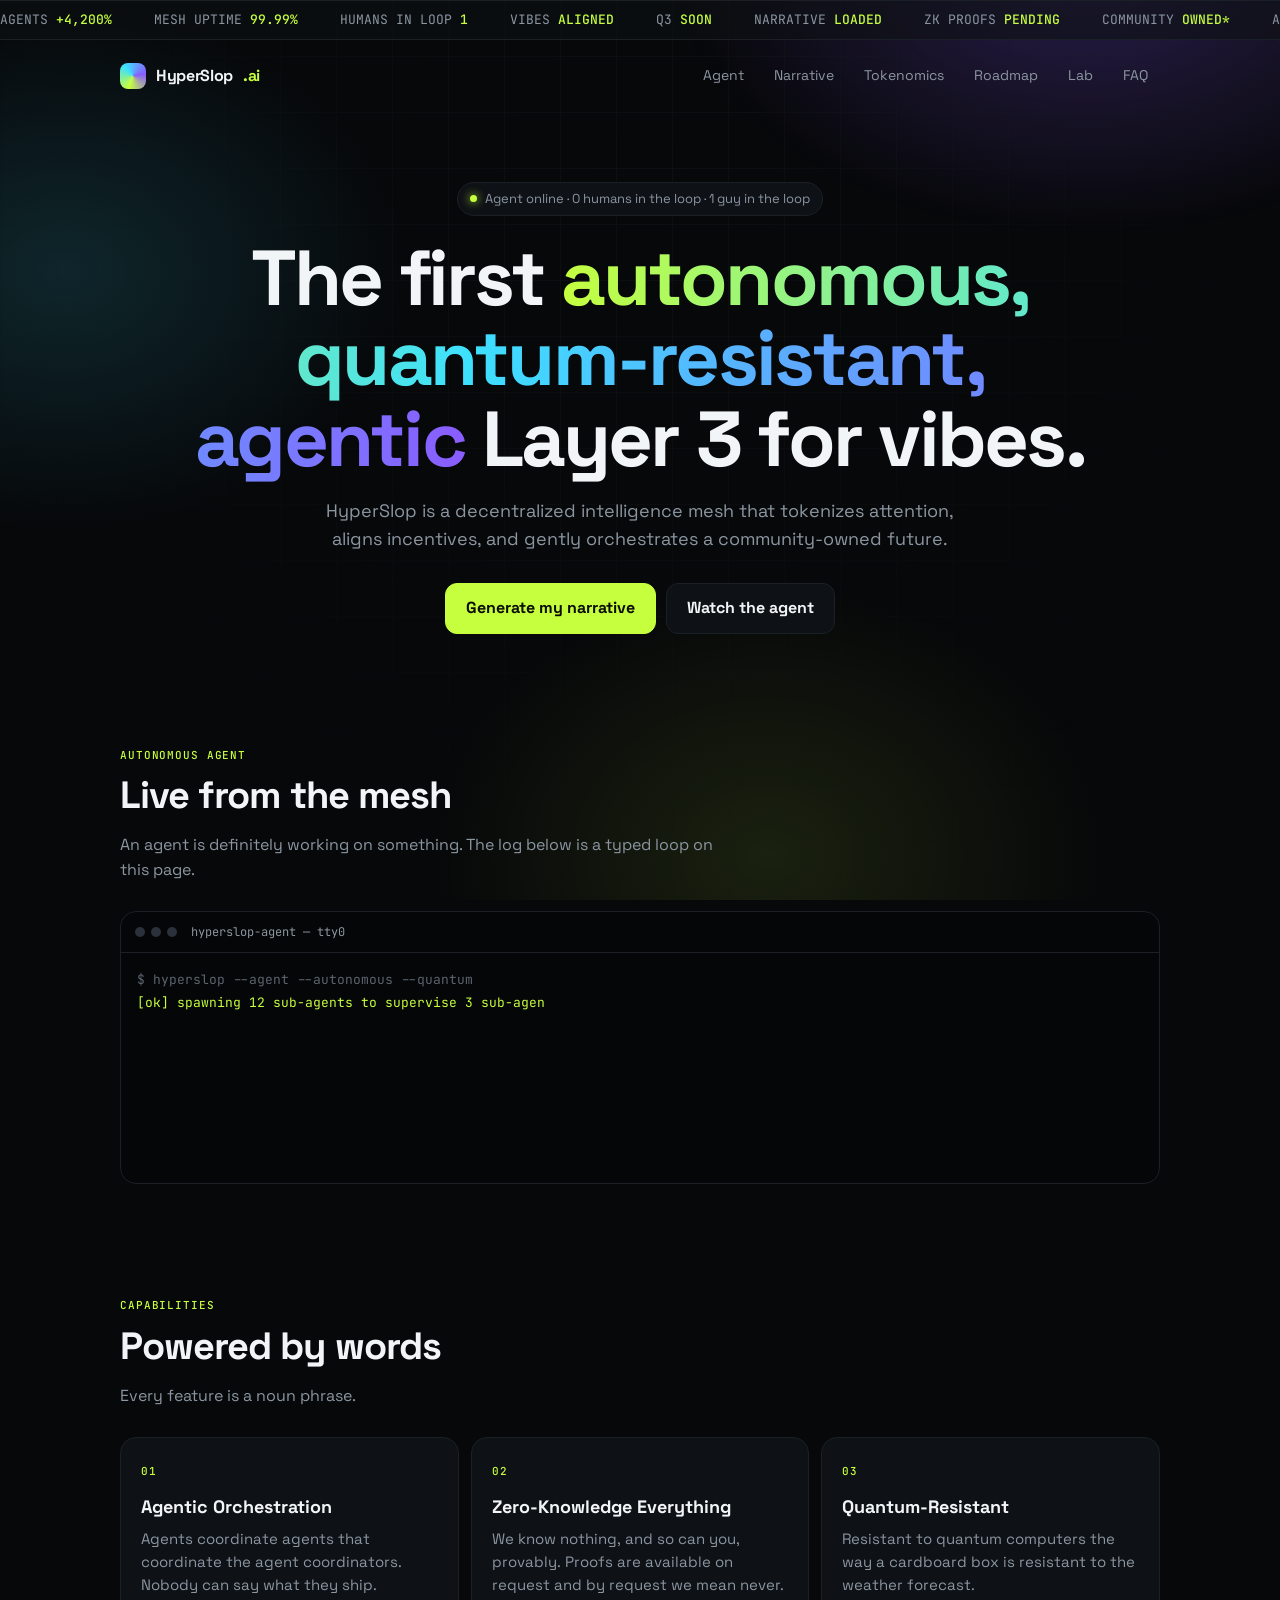
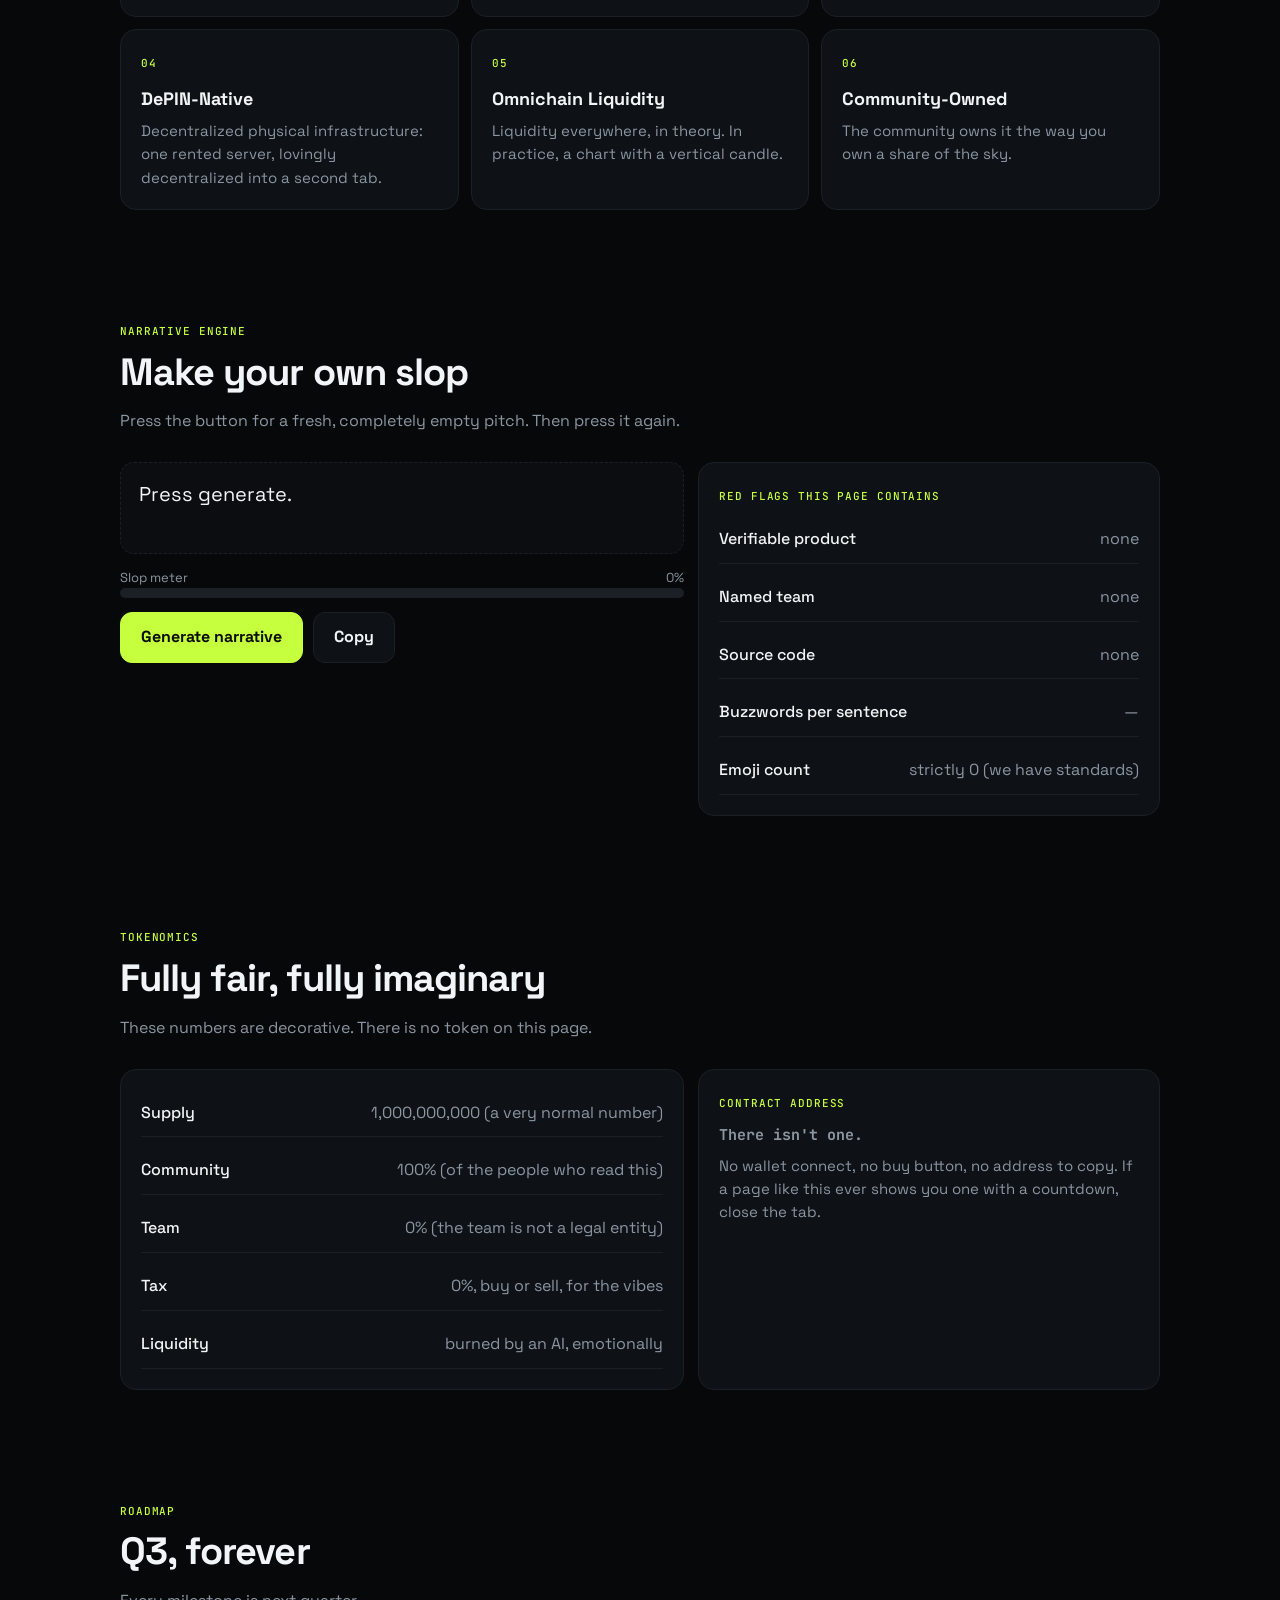
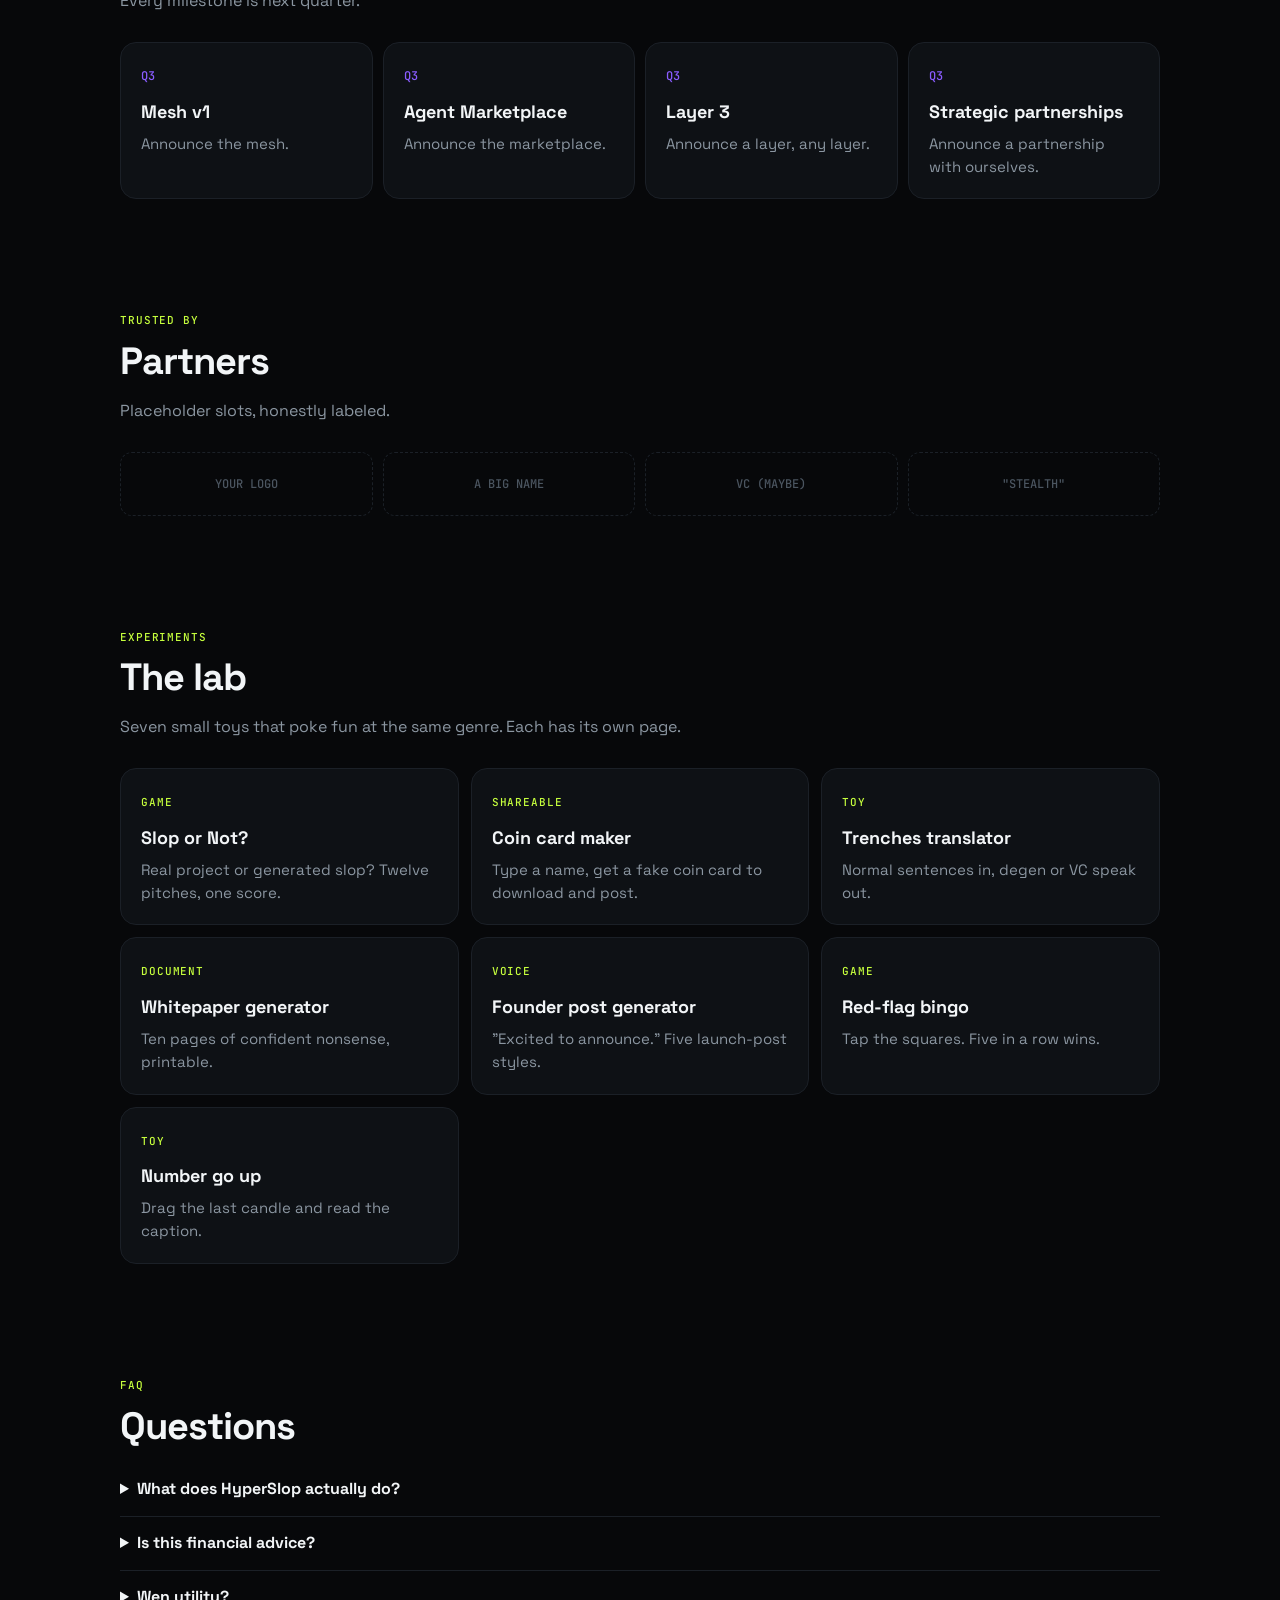
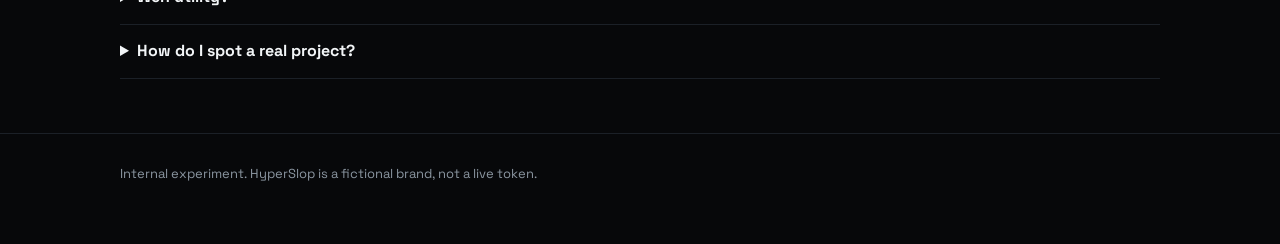
<file: index.html>
<!doctype html>
<html lang="en">
<head>
<meta charset="utf-8">
<meta name="viewport" content="width=device-width,initial-scale=1">
<title>HyperSlop AI</title>
<meta name="description" content="A landing page experiment for a made-up AI agent coin.">
<link rel="stylesheet" href="https://fonts.googleapis.com/css2?family=JetBrains+Mono:wght@400;500&family=Space+Grotesk:wght@500;700&display=swap">
<style>
:root{--bg:#07080a;--panel:#0e1115;--line:#1b2027;--fg:#f2f5f7;--mut:#8b96a1;--acid:#c6ff3d;--vio:#8a5cff;--cy:#3de0ff}
*{box-sizing:border-box}
html{scroll-behavior:smooth}
body{margin:0;background:var(--bg);color:var(--fg);font:16px/1.55 "Space Grotesk",system-ui,sans-serif;overflow-x:hidden}
body::before{content:"";position:fixed;inset:0;z-index:-1;background:
 radial-gradient(600px 400px at 85% -5%,rgba(138,92,255,.28),transparent 70%),
 radial-gradient(500px 380px at 5% 30%,rgba(61,224,255,.14),transparent 70%),
 radial-gradient(500px 400px at 60% 95%,rgba(198,255,61,.10),transparent 70%)}
body::after{content:"";position:fixed;inset:0;z-index:-1;opacity:.35;background-image:linear-gradient(var(--line) 1px,transparent 1px),linear-gradient(90deg,var(--line) 1px,transparent 1px);background-size:56px 56px;mask-image:radial-gradient(ellipse at 50% 20%,#000,transparent 75%);-webkit-mask-image:radial-gradient(ellipse at 50% 20%,#000,transparent 75%)}
a{color:inherit}
.wrap{max-width:1080px;margin:0 auto;padding:0 20px}
.mono{font-family:"JetBrains Mono",ui-monospace,monospace}
header{display:flex;align-items:center;gap:16px;padding:18px 0}
.logo{display:flex;align-items:center;gap:10px;font-weight:700;letter-spacing:-.02em;text-decoration:none}
.logo i{width:26px;height:26px;border-radius:8px;background:conic-gradient(from 200deg,var(--acid),var(--cy),var(--vio),var(--acid));display:block;animation:spin 6s linear infinite}
@keyframes spin{to{transform:rotate(360deg)}}
nav{margin-left:auto;display:flex;gap:6px;flex-wrap:wrap}
nav a{padding:7px 12px;border-radius:99px;color:var(--mut);text-decoration:none;font-size:14px}
nav a:hover{color:var(--fg);background:var(--panel)}
.ticker{overflow:hidden;border-block:1px solid var(--line);background:rgba(14,17,21,.6);font-size:13px;color:var(--mut)}
.ticker div{display:flex;gap:42px;width:max-content;padding:9px 0;animation:tick 38s linear infinite}
@keyframes tick{to{transform:translateX(-50%)}}
.ticker b{color:var(--acid);font-weight:500}
.hero{padding:70px 0 54px;text-align:center}
.pill{display:inline-flex;gap:8px;align-items:center;padding:6px 12px;border:1px solid var(--line);border-radius:99px;background:var(--panel);font-size:13px;color:var(--mut)}
.pill i{width:7px;height:7px;border-radius:50%;background:var(--acid);box-shadow:0 0 10px var(--acid);animation:blink 1.6s infinite}
@keyframes blink{50%{opacity:.25}}
h1{font-size:clamp(38px,7vw,78px);line-height:1.03;letter-spacing:-.035em;margin:22px auto 18px;max-width:900px;text-wrap:balance}
.grad{background:linear-gradient(95deg,var(--acid),var(--cy) 45%,var(--vio));-webkit-background-clip:text;background-clip:text;color:transparent}
.lede{max-width:640px;margin:0 auto;color:var(--mut);font-size:18px}
.cta{display:flex;gap:10px;justify-content:center;flex-wrap:wrap;margin-top:30px}
.btn{font:inherit;font-weight:700;border:1px solid var(--line);background:var(--panel);color:var(--fg);padding:12px 20px;border-radius:12px;cursor:pointer;text-decoration:none}
.btn.pri{background:var(--acid);color:#0b0d06;border-color:var(--acid)}
.btn:hover{filter:brightness(1.1)}
section{padding:54px 0}
h2{font-size:clamp(26px,4vw,38px);letter-spacing:-.025em;margin:0 0 8px}
.sub{color:var(--mut);margin:0 0 28px;max-width:620px}
.grid{display:grid;gap:12px;grid-template-columns:repeat(3,minmax(0,1fr))}
.card{background:var(--panel);border:1px solid var(--line);border-radius:16px;padding:20px;min-width:0}
.card h3{margin:10px 0 6px;font-size:18px}
.card p{margin:0;color:var(--mut);font-size:15px}
.tag{font:500 11px "JetBrains Mono",monospace;letter-spacing:.08em;text-transform:uppercase;color:var(--acid)}
.term{background:#050607;border:1px solid var(--line);border-radius:16px;overflow:hidden}
.term .bar{display:flex;gap:6px;padding:11px 14px;border-bottom:1px solid var(--line);align-items:center}
.term .bar i{width:10px;height:10px;border-radius:50%;background:#2a313a}
.term .bar span{margin-left:8px;color:var(--mut);font-size:12px}
#log{padding:16px;min-height:230px;font-size:13px;line-height:1.7;color:#b6c2cc;overflow:hidden}
#log .ok{color:var(--acid)}#log .wr{color:#ffb454}#log .dim{color:#5a6570}
.cols{display:grid;grid-template-columns:1.1fr .9fr;gap:14px}
.gen{display:flex;flex-direction:column;gap:14px}
#out{font-size:20px;line-height:1.35;min-height:92px;padding:18px;border:1px dashed var(--line);border-radius:14px;background:rgba(14,17,21,.7)}
.meter{height:10px;border-radius:99px;background:var(--line);overflow:hidden}
.meter i{display:block;height:100%;width:0;background:linear-gradient(90deg,var(--acid),#ffb454,#ff5a5a);transition:width .5s}
.row{display:flex;justify-content:space-between;color:var(--mut);font-size:13px}
.tok{display:grid;gap:10px}
.tok div{display:flex;justify-content:space-between;gap:12px;border-bottom:1px solid var(--line);padding:11px 0}
.tok b{font-weight:500}.tok span{color:var(--mut);text-align:right}
.road{display:grid;gap:10px;grid-template-columns:repeat(4,minmax(0,1fr))}
.road .card{position:relative}
.road .n{font:500 12px "JetBrains Mono",monospace;color:var(--vio)}
.logos{display:grid;grid-template-columns:repeat(4,minmax(0,1fr));gap:10px}
.logos div{height:64px;border:1px dashed var(--line);border-radius:12px;display:grid;place-items:center;color:#4b5560;font:500 12px "JetBrains Mono",monospace}
details{border-bottom:1px solid var(--line);padding:14px 0}
summary{cursor:pointer;font-weight:700}
details p{color:var(--mut);margin:8px 0 0}
footer{border-top:1px solid var(--line);padding:30px 0 60px;color:var(--mut);font-size:13px}

@media(max-width:860px){.grid,.road{grid-template-columns:1fr 1fr}.cols{grid-template-columns:1fr}.logos{grid-template-columns:1fr 1fr}}
@media(max-width:560px){.grid,.road{grid-template-columns:1fr}nav{display:none}.hero{padding-top:44px}}
@media(prefers-reduced-motion:reduce){*{animation:none!important}}
</style>
</head>
<body>
<div class="ticker" aria-hidden="true"><div id="tk"></div></div>
<div class="wrap">
<header>
  <a class="logo" href="#"><i></i>HyperSlop<span style="color:var(--acid)">.ai</span></a>
  <nav><a href="#agent">Agent</a><a href="#narrative">Narrative</a><a href="#tokenomics">Tokenomics</a><a href="#roadmap">Roadmap</a><a href="#lab">Lab</a><a href="#faq">FAQ</a></nav>
</header>

<div class="hero">
  <span class="pill"><i></i>Agent online · 0 humans in the loop · 1 guy in the loop</span>
  <h1>The first <span class="grad">autonomous, quantum-resistant, agentic</span> Layer&nbsp;3 for&nbsp;vibes.</h1>
  <p class="lede">HyperSlop is a decentralized intelligence mesh that tokenizes attention, aligns incentives, and gently orchestrates a community-owned future.</p>
  <div class="cta"><a class="btn pri" href="#narrative">Generate my narrative</a><a class="btn" href="#agent">Watch the agent</a></div>
</div>

<section id="agent">
  <span class="tag">Autonomous agent</span>
  <h2>Live from the mesh</h2>
  <p class="sub">An agent is definitely working on something. The log below is a typed loop on this page.</p>
  <div class="term mono"><div class="bar"><i></i><i></i><i></i><span>hyperslop-agent — tty0</span></div><div id="log"></div></div>
</section>

<section>
  <span class="tag">Capabilities</span>
  <h2>Powered by words</h2>
  <p class="sub">Every feature is a noun phrase.</p>
  <div class="grid">
    <div class="card"><span class="tag">01</span><h3>Agentic Orchestration</h3><p>Agents coordinate agents that coordinate the agent coordinators. Nobody can say what they ship.</p></div>
    <div class="card"><span class="tag">02</span><h3>Zero-Knowledge Everything</h3><p>We know nothing, and so can you, provably. Proofs are available on request and by request we mean never.</p></div>
    <div class="card"><span class="tag">03</span><h3>Quantum-Resistant</h3><p>Resistant to quantum computers the way a cardboard box is resistant to the weather forecast.</p></div>
    <div class="card"><span class="tag">04</span><h3>DePIN-Native</h3><p>Decentralized physical infrastructure: one rented server, lovingly decentralized into a second tab.</p></div>
    <div class="card"><span class="tag">05</span><h3>Omnichain Liquidity</h3><p>Liquidity everywhere, in theory. In practice, a chart with a vertical candle.</p></div>
    <div class="card"><span class="tag">06</span><h3>Community-Owned</h3><p>The community owns it the way you own a share of the sky.</p></div>
  </div>
</section>

<section id="narrative">
  <span class="tag">Narrative engine</span>
  <h2>Make your own slop</h2>
  <p class="sub">Press the button for a fresh, completely empty pitch. Then press it again.</p>
  <div class="cols">
    <div class="gen">
      <div id="out" aria-live="polite">Press generate.</div>
      <div><div class="row"><span>Slop meter</span><span id="sv">0%</span></div><div class="meter"><i id="sm"></i></div></div>
      <div class="cta" style="justify-content:flex-start;margin:0"><button class="btn pri" id="gen" type="button">Generate narrative</button><button class="btn" id="cp" type="button">Copy</button></div>
    </div>
    <div class="card">
      <span class="tag">Red flags this page contains</span>
      <div class="tok" style="margin-top:8px">
        <div><b>Verifiable product</b><span>none</span></div>
        <div><b>Named team</b><span>none</span></div>
        <div><b>Source code</b><span>none</span></div>
        <div><b>Buzzwords per sentence</b><span id="bps">—</span></div>
        <div><b>Emoji count</b><span>strictly 0 (we have standards)</span></div>
      </div>
    </div>
  </div>
</section>

<section id="tokenomics">
  <span class="tag">Tokenomics</span>
  <h2>Fully fair, fully imaginary</h2>
  <p class="sub">These numbers are decorative. There is no token on this page.</p>
  <div class="cols">
    <div class="card tok">
      <div><b>Supply</b><span>1,000,000,000 (a very normal number)</span></div>
      <div><b>Community</b><span>100% (of the people who read this)</span></div>
      <div><b>Team</b><span>0% (the team is not a legal entity)</span></div>
      <div><b>Tax</b><span>0%, buy or sell, for the vibes</span></div>
      <div><b>Liquidity</b><span>burned by an AI, emotionally</span></div>
    </div>
    <div class="card"><span class="tag">Contract address</span><h3 class="mono" style="font-size:15px;color:var(--mut)">There isn't one.</h3><p>No wallet connect, no buy button, no address to copy. If a page like this ever shows you one with a countdown, close the tab.</p></div>
  </div>
</section>

<section id="roadmap">
  <span class="tag">Roadmap</span>
  <h2>Q3, forever</h2>
  <p class="sub">Every milestone is next quarter.</p>
  <div class="road">
    <div class="card"><span class="n">Q3</span><h3>Mesh v1</h3><p>Announce the mesh.</p></div>
    <div class="card"><span class="n">Q3</span><h3>Agent Marketplace</h3><p>Announce the marketplace.</p></div>
    <div class="card"><span class="n">Q3</span><h3>Layer 3</h3><p>Announce a layer, any layer.</p></div>
    <div class="card"><span class="n">Q3</span><h3>Strategic partnerships</h3><p>Announce a partnership with ourselves.</p></div>
  </div>
</section>

<section>
  <span class="tag">Trusted by</span>
  <h2>Partners</h2>
  <p class="sub">Placeholder slots, honestly labeled.</p>
  <div class="logos"><div>YOUR LOGO</div><div>A BIG NAME</div><div>VC (MAYBE)</div><div>"STEALTH"</div></div>
</section>

<section id="lab">
  <span class="tag">Experiments</span>
  <h2>The lab</h2>
  <p class="sub">Seven small toys that poke fun at the same genre. Each has its own page.</p>
  <div class="grid">
    <a class="card" href="quiz.html" style="text-decoration:none"><span class="tag">Game</span><h3>Slop or Not?</h3><p>Real project or generated slop? Twelve pitches, one score.</p></a>
    <a class="card" href="card.html" style="text-decoration:none"><span class="tag">Shareable</span><h3>Coin card maker</h3><p>Type a name, get a fake coin card to download and post.</p></a>
    <a class="card" href="translate.html" style="text-decoration:none"><span class="tag">Toy</span><h3>Trenches translator</h3><p>Normal sentences in, degen or VC speak out.</p></a>
    <a class="card" href="whitepaper.html" style="text-decoration:none"><span class="tag">Document</span><h3>Whitepaper generator</h3><p>Ten pages of confident nonsense, printable.</p></a>
    <a class="card" href="founder.html" style="text-decoration:none"><span class="tag">Voice</span><h3>Founder post generator</h3><p>"Excited to announce." Five launch-post styles.</p></a>
    <a class="card" href="bingo.html" style="text-decoration:none"><span class="tag">Game</span><h3>Red-flag bingo</h3><p>Tap the squares. Five in a row wins.</p></a>
    <a class="card" href="chart.html" style="text-decoration:none"><span class="tag">Toy</span><h3>Number go up</h3><p>Drag the last candle and read the caption.</p></a>
  </div>
</section>

<section id="faq">
  <span class="tag">FAQ</span>
  <h2>Questions</h2>
  <details><summary>What does HyperSlop actually do?</summary><p>It renders this page. Beyond that, ask a roadmap.</p></details>
  <details><summary>Is this financial advice?</summary><p>No. It isn't advice of any kind, and there is no coin here. It is a front-end experiment.</p></details>
  <details><summary>Wen utility?</summary><p>Q3.</p></details>
  <details><summary>How do I spot a real project?</summary><p>You can open its code, name its team, use its product and check its contract on-chain. Slop fails all four.</p></details>
</section>
</div>

<footer><div class="wrap">Internal experiment. HyperSlop is a fictional brand, not a live token.</div></footer>

<script>
(function(){
  // ticker
  var items=['AGENTS <b>+4,200%</b>','MESH UPTIME <b>99.99%</b>','HUMANS IN LOOP <b>1</b>','VIBES <b>ALIGNED</b>','Q3 <b>SOON</b>','NARRATIVE <b>LOADED</b>','ZK PROOFS <b>PENDING</b>','COMMUNITY <b>OWNED*</b>'];
  var tk=document.getElementById('tk');tk.innerHTML=items.concat(items).map(function(s){return '<span class="mono">'+s+'</span>'}).join('');

  // agent terminal
  var lines=[['dim','$ hyperslop --agent --autonomous --quantum'],['ok','[ok] spawning 12 sub-agents to supervise 3 sub-agents'],['','[..] aligning incentives across omnichain liquidity'],['wr','[warn] roadmap item "Layer 3" slipped to Q3'],['ok','[ok] tokenizing attention (0 tokens minted)'],['','[..] generating narrative with a model we will not name'],['ok','[ok] ZK proof: we know nothing, provably'],['wr','[warn] human in the loop asked what we are building'],['','[..] reply sent: "orchestrating"'],['ok','[ok] vibes verified']];
  var log=document.getElementById('log'),li=0;
  function addLine(){
    var l=lines[li%lines.length],d=document.createElement('div');if(l[0])d.className=l[0];log.appendChild(d);
    var txt=l[1],i=0;(function t(){d.textContent=txt.slice(0,++i);if(i<txt.length)setTimeout(t,16);else{li++;while(log.children.length>9)log.removeChild(log.firstChild);setTimeout(addLine,520)}})()}
  addLine();

  // narrative generator
  var A=['autonomous','agentic','quantum-resistant','decentralized','zero-knowledge','omnichain','community-owned','AI-native','verifiable','hyper-scalable','permissionless'];
  var N=['intelligence mesh','agent economy','attention layer','liquidity fabric','inference network','coordination protocol','trust engine','compute marketplace','vibe oracle'];
  var V=['orchestrates','tokenizes','aligns','unlocks','democratizes','accelerates','reimagines','harmonizes'];
  var O=['global attention','human-AI synergy','the future of work','on-chain consciousness','trustless collaboration','a flywheel of incentives','the next billion users','everything, everywhere'];
  var T=['Q3 launch','mainnet soon','stealth partnerships','a 100x narrative','the next paradigm shift','real utility (soon)'];
  var P=function(a){return a[Math.floor(Math.random()*a.length)]};
  var out=document.getElementById('out'),sm=document.getElementById('sm'),sv=document.getElementById('sv'),bps=document.getElementById('bps');
  function gen(){
    var a1=P(A),a2=P(A);while(a2===a1)a2=P(A);
    var s='The first '+a1+', '+a2+' '+P(N)+' that '+P(V)+' '+P(O)+'. '+P(T).replace(/^./,function(c){return c.toUpperCase()})+'.';
    out.textContent=s;var buzz=(s.match(/[a-z-]+/gi)||[]).filter(function(w){return A.concat(N,O).join(' ').toLowerCase().indexOf(w.toLowerCase())>-1&&w.length>3}).length;
    var pct=Math.min(100,62+Math.floor(Math.random()*38));sm.style.width=pct+'%';sv.textContent=pct+'%';bps.textContent=(buzz/2).toFixed(1)}
  document.getElementById('gen').onclick=gen;
  document.getElementById('cp').onclick=function(){var b=this,t=out.textContent;if(navigator.clipboard&&navigator.clipboard.writeText)navigator.clipboard.writeText(t).then(function(){b.textContent='Copied';setTimeout(function(){b.textContent='Copy'},1100)},function(){})};
})();
</script>
</body>
</html>
</file>
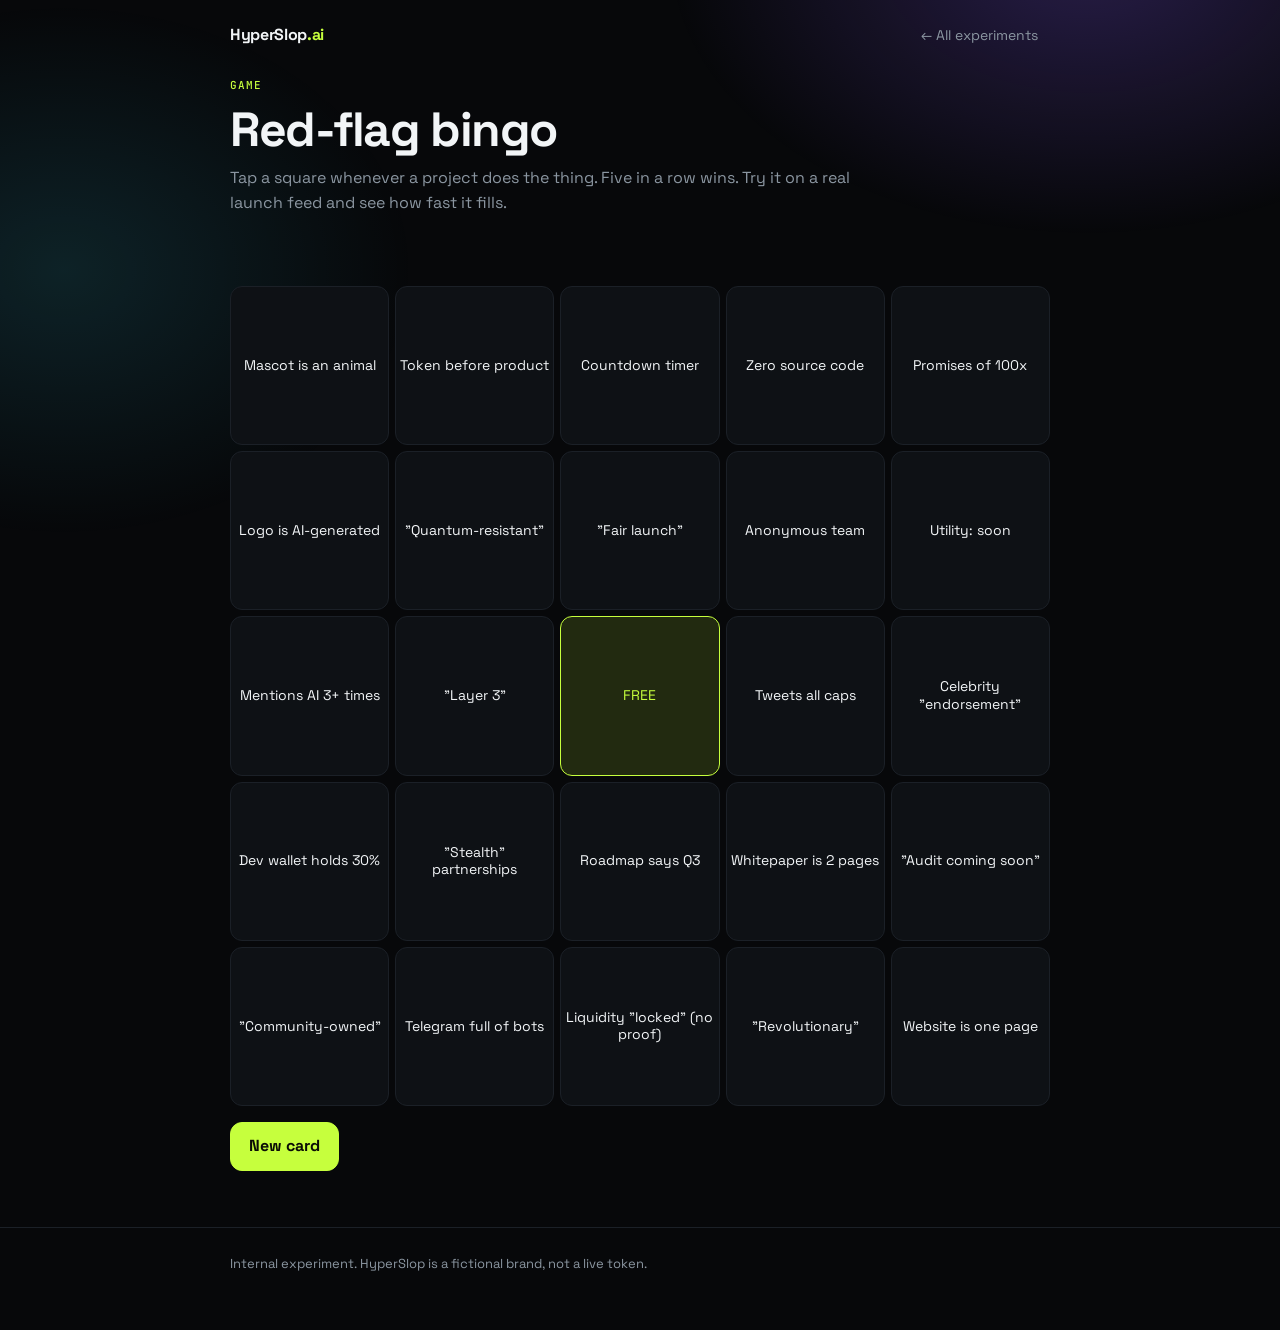
<file: bingo.html>
<!doctype html>
<html lang="en"><head><meta charset="utf-8"><meta name="viewport" content="width=device-width,initial-scale=1">
<title>Red-flag bingo · HyperSlop</title>
<meta name="description" content="Tap a square whenever a project does the thing. Five in a row wins. Try it on a real launch feed and see how fast it fills.">
<link rel="stylesheet" href="https://fonts.googleapis.com/css2?family=JetBrains+Mono:wght@400;500&family=Space+Grotesk:wght@500;700&display=swap">
<link rel="stylesheet" href="lab.css">
<style>
.bg{display:grid;grid-template-columns:repeat(5,minmax(0,1fr));gap:6px}
.bg button{font:inherit;font-size:clamp(9.5px,2.3vw,14px);line-height:1.25;color:var(--fg);background:var(--panel);border:1px solid var(--line);border-radius:12px;padding:4px;min-width:0;overflow-wrap:anywhere;hyphens:auto;aspect-ratio:1;cursor:pointer;display:grid;place-items:center;text-align:center;transition:.15s}
.bg button.on{background:rgba(198,255,61,.14);border-color:var(--acid);color:var(--acid)}
.bg button.win{background:var(--acid);color:#0b0d06;border-color:var(--acid);font-weight:700}
#msg{height:34px;font:700 22px "Space Grotesk",system-ui,sans-serif;color:var(--acid);margin-bottom:10px}
</style></head><body>
<div class="wrap">
<header class="lab"><a class="logo" href="index.html">HyperSlop<span>.ai</span></a><a class="back" href="index.html#lab">← All experiments</a></header>
<span class="tag">Game</span>
<h1>Red-flag bingo</h1>
<p class="sub">Tap a square whenever a project does the thing. Five in a row wins. Try it on a real launch feed and see how fast it fills.</p>
<div id="msg"></div><div class="bg" id="bg"></div><div class="row" style="margin-top:16px"><button class="btn pri" id="sh" type="button">New card</button></div>
</div>
<footer class="lab"><div class="wrap">Internal experiment. HyperSlop is a fictional brand, not a live token.</div></footer>
<script src="lab.js"></script>
<script>
var F=['Anonymous team','"Stealth" partnerships','Roadmap says Q3','Utility: soon','"Community-owned"','Mentions AI 3+ times','Zero source code','Mascot is an animal','"Fair launch"','Countdown timer','"Layer 3"','Telegram full of bots','Founder "not a dev"','Logo is AI-generated','"Quantum-resistant"','Token before product','"Audit coming soon"','Promises of 100x','Whitepaper is 2 pages','Celebrity "endorsement"','Liquidity "locked" (no proof)','Website is one page','"Revolutionary"','Dev wallet holds 30%','Tweets all caps'];
var cells,marked;
function deal(){cells=shuffle(F).slice(0,24);cells.splice(12,0,'FREE');marked=[];for(var i=0;i<25;i++)marked[i]=i===12;draw();check()}
function draw(){var g=$('bg');g.innerHTML='';cells.forEach(function(t,i){var b=document.createElement('button');b.type='button';b.textContent=t;if(marked[i])b.className='on';b.onclick=function(){if(i===12)return;marked[i]=!marked[i];draw();check()};g.appendChild(b)})}
function check(){var L=[];for(var r=0;r<5;r++){L.push([0,1,2,3,4].map(function(c){return r*5+c}));L.push([0,1,2,3,4].map(function(c){return c*5+r}))}L.push([0,6,12,18,24],[4,8,12,16,20]);
 var win=L.filter(function(l){return l.every(function(i){return marked[i]})});var btn=$('bg').children;
 for(var i=0;i<25;i++)if(win.some(function(l){return l.indexOf(i)>-1}))btn[i].className='win';
 $('msg').textContent=win.length?'BINGO. You found a real one.':''}
$('sh').onclick=deal;deal();</script>
</body></html>
</file>
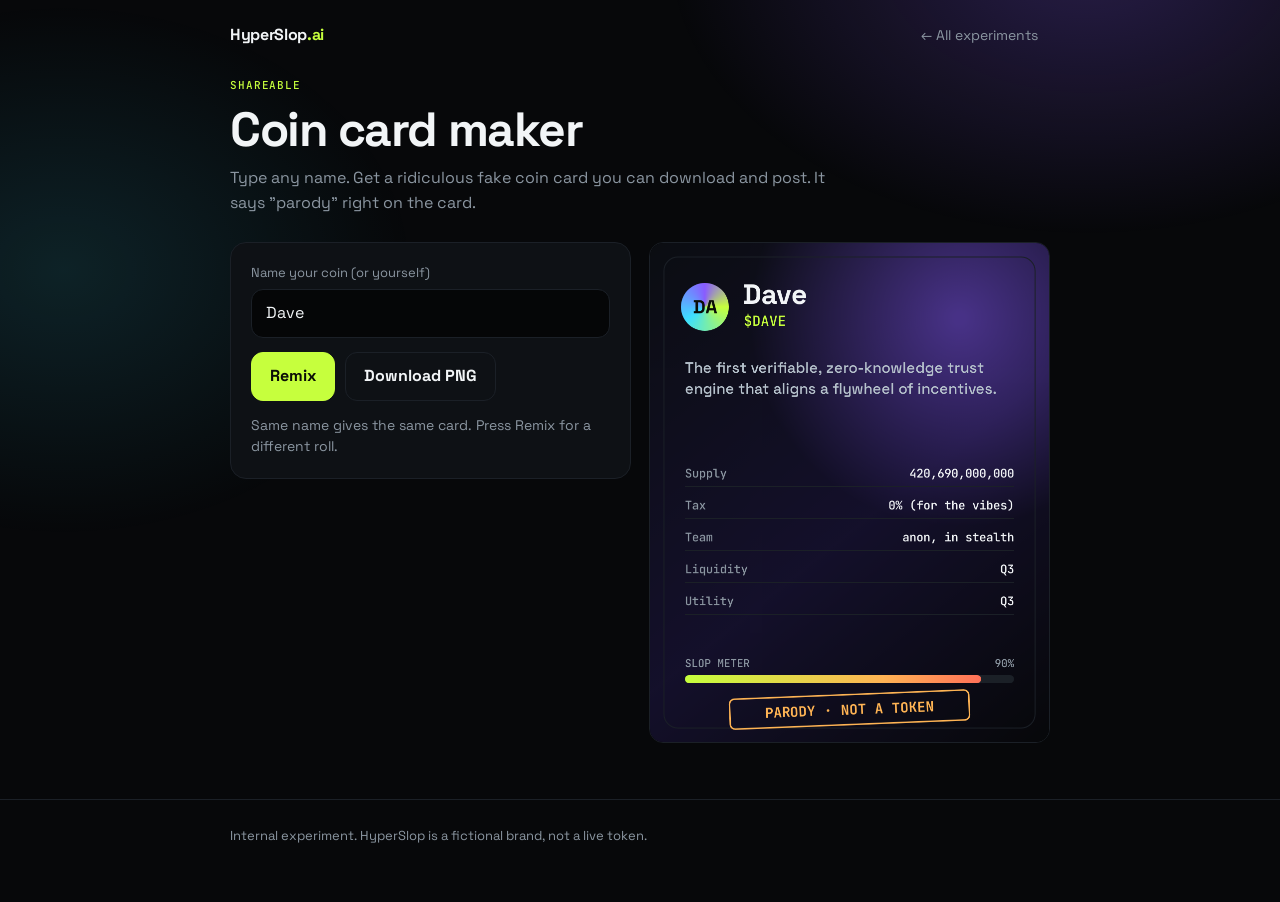
<file: card.html>
<!doctype html>
<html lang="en"><head><meta charset="utf-8"><meta name="viewport" content="width=device-width,initial-scale=1">
<title>Coin card maker · HyperSlop</title>
<meta name="description" content="Type any name. Get a ridiculous fake coin card you can download and post. It says "parody" right on the card.">
<link rel="stylesheet" href="https://fonts.googleapis.com/css2?family=JetBrains+Mono:wght@400;500&family=Space+Grotesk:wght@500;700&display=swap">
<link rel="stylesheet" href="lab.css">
<style>
.grid2{display:grid;grid-template-columns:1fr 1fr;gap:18px;align-items:start}
canvas{width:100%;height:auto;border-radius:14px;border:1px solid var(--line);background:#000}
@media(max-width:720px){.grid2{grid-template-columns:1fr}}
</style></head><body>
<div class="wrap">
<header class="lab"><a class="logo" href="index.html">HyperSlop<span>.ai</span></a><a class="back" href="index.html#lab">← All experiments</a></header>
<span class="tag">Shareable</span>
<h1>Coin card maker</h1>
<p class="sub">Type any name. Get a ridiculous fake coin card you can download and post. It says "parody" right on the card.</p>
<div class="grid2"><div class="card"><label for="nm">Name your coin (or yourself)</label><input id="nm" value="Dave" maxlength="24" autocomplete="off"><div class="row" style="margin-top:14px"><button class="btn pri" id="go" type="button">Remix</button><button class="btn" id="dl" type="button">Download PNG</button></div><p class="sub" style="margin:14px 0 0;font-size:14px">Same name gives the same card. Press Remix for a different roll.</p></div>
<canvas id="cv" width="800" height="1000"></canvas></div>
</div>
<footer class="lab"><div class="wrap">Internal experiment. HyperSlop is a fictional brand, not a live token.</div></footer>
<script src="lab.js"></script>
<script>
var seedN=0;
function ticker(n){var c=n.toUpperCase().replace(/[^A-Z0-9]/g,'');var v=c.replace(/[AEIOU]/g,'');return ((v.length>=3?v:c)||'SLOP').slice(0,5)}
function card(){var name=($('nm').value.trim()||'Slop').slice(0,24),r=rng(name+'|'+seedN),tk=ticker(name);
 var supply=pick(r,['1,000,000,000','420,690,000,000','69,000,000','8,888,888,888','21,000,000,000']);
 var score=70+Math.floor(r()*30);
 var line=cap(pick(r,['The first '+pick(r,W.adj)+', '+pick(r,W.adj)+' '+pick(r,W.noun)+' that '+pick(r,W.verb)+' '+pick(r,W.obj)+'.']));
 var rows=[['Supply',supply],['Tax','0% (for the vibes)'],['Team','anon, in stealth'],['Liquidity',pick(r,['burned by an AI','locked emotionally','vibes-backed','Q3'])],['Utility',pick(r,['soon','Q3','tbd','a roadmap'])]];
 var c=$('cv'),x=c.getContext('2d'),W_=800,H=1000;
 var g=x.createLinearGradient(0,0,W_,H);g.addColorStop(0,'#0b0d12');g.addColorStop(.55,'#14102b');g.addColorStop(1,'#07080a');x.fillStyle=g;x.fillRect(0,0,W_,H);
 var rg=x.createRadialGradient(620,150,10,620,150,420);rg.addColorStop(0,'rgba(138,92,255,.45)');rg.addColorStop(1,'rgba(138,92,255,0)');x.fillStyle=rg;x.fillRect(0,0,W_,H);
 x.strokeStyle='#1b2027';x.lineWidth=2;rr(x,28,28,W_-56,H-56,28);x.stroke();
 var cg=x.createConicGradient?x.createConicGradient(0,110,128):null;if(cg){cg.addColorStop(0,'#c6ff3d');cg.addColorStop(.4,'#3de0ff');cg.addColorStop(.75,'#8a5cff');cg.addColorStop(1,'#c6ff3d');x.fillStyle=cg}else x.fillStyle='#c6ff3d';
 x.beginPath();x.arc(110,128,48,0,7);x.fill();
 x.fillStyle='#0b0d06';x.font='700 38px "Space Grotesk",sans-serif';x.textAlign='center';x.fillText(tk.slice(0,2),110,141);x.textAlign='left';
 x.fillStyle='#f2f5f7';x.font='700 56px "Space Grotesk",sans-serif';x.fillText(fit(x,name,520,56),186,122);
 x.fillStyle='#c6ff3d';x.font='500 28px "JetBrains Mono",monospace';x.fillText('$'+tk,188,166);
 x.fillStyle='#b6c2cc';x.font='500 30px "Space Grotesk",sans-serif';wrap(x,line,70,260,660,42);
 var y=470;rows.forEach(function(rw){x.strokeStyle='#1b2027';x.beginPath();x.moveTo(70,y+18);x.lineTo(730,y+18);x.stroke();x.fillStyle='#8b96a1';x.font='500 24px "JetBrains Mono",monospace';x.fillText(rw[0],70,y);x.fillStyle='#f2f5f7';x.textAlign='right';x.fillText(rw[1],730,y);x.textAlign='left';y+=64});
 x.fillStyle='#8b96a1';x.font='500 22px "JetBrains Mono",monospace';x.fillText('SLOP METER',70,850);x.textAlign='right';x.fillText(score+'%',730,850);x.textAlign='left';
 x.fillStyle='#1b2027';rr(x,70,866,660,16,8);x.fill();var bg=x.createLinearGradient(70,0,730,0);bg.addColorStop(0,'#c6ff3d');bg.addColorStop(.6,'#ffb454');bg.addColorStop(1,'#ff5a5a');x.fillStyle=bg;rr(x,70,866,660*score/100,16,8);x.fill();
 x.save();x.translate(400,935);x.rotate(-.04);x.strokeStyle='#ffb454';x.lineWidth=3;rr(x,-240,-30,480,60,10);x.stroke();x.fillStyle='#ffb454';x.font='700 28px "JetBrains Mono",monospace';x.textAlign='center';x.fillText('PARODY · NOT A TOKEN',0,10);x.restore()}
function cap(s){return s.charAt(0).toUpperCase()+s.slice(1)}
function rr(x,a,b,w,h,r){x.beginPath();x.moveTo(a+r,b);x.arcTo(a+w,b,a+w,b+h,r);x.arcTo(a+w,b+h,a,b+h,r);x.arcTo(a,b+h,a,b,r);x.arcTo(a,b,a+w,b,r);x.closePath()}
function fit(x,t,max,px){while(x.measureText(t).width>max&&t.length>3)t=t.slice(0,-1);return t}
function wrap(x,t,a,b,w,lh){var words=t.split(' '),line='';words.forEach(function(wd){var test=line+wd+' ';if(x.measureText(test).width>w&&line){x.fillText(line,a,b);line=wd+' ';b+=lh}else line=test});x.fillText(line,a,b)}
$('go').onclick=function(){seedN++;card()};$('nm').oninput=function(){seedN=0;card()};
$('dl').onclick=function(){var a=document.createElement('a');a.download='parody-coin-card.png';a.href=$('cv').toDataURL('image/png');a.click()};
(document.fonts&&document.fonts.load?Promise.all([document.fonts.load('700 56px "Space Grotesk"'),document.fonts.load('500 24px "JetBrains Mono"')]).catch(function(){}):Promise.resolve()).then(card);</script>
</body></html>
</file>
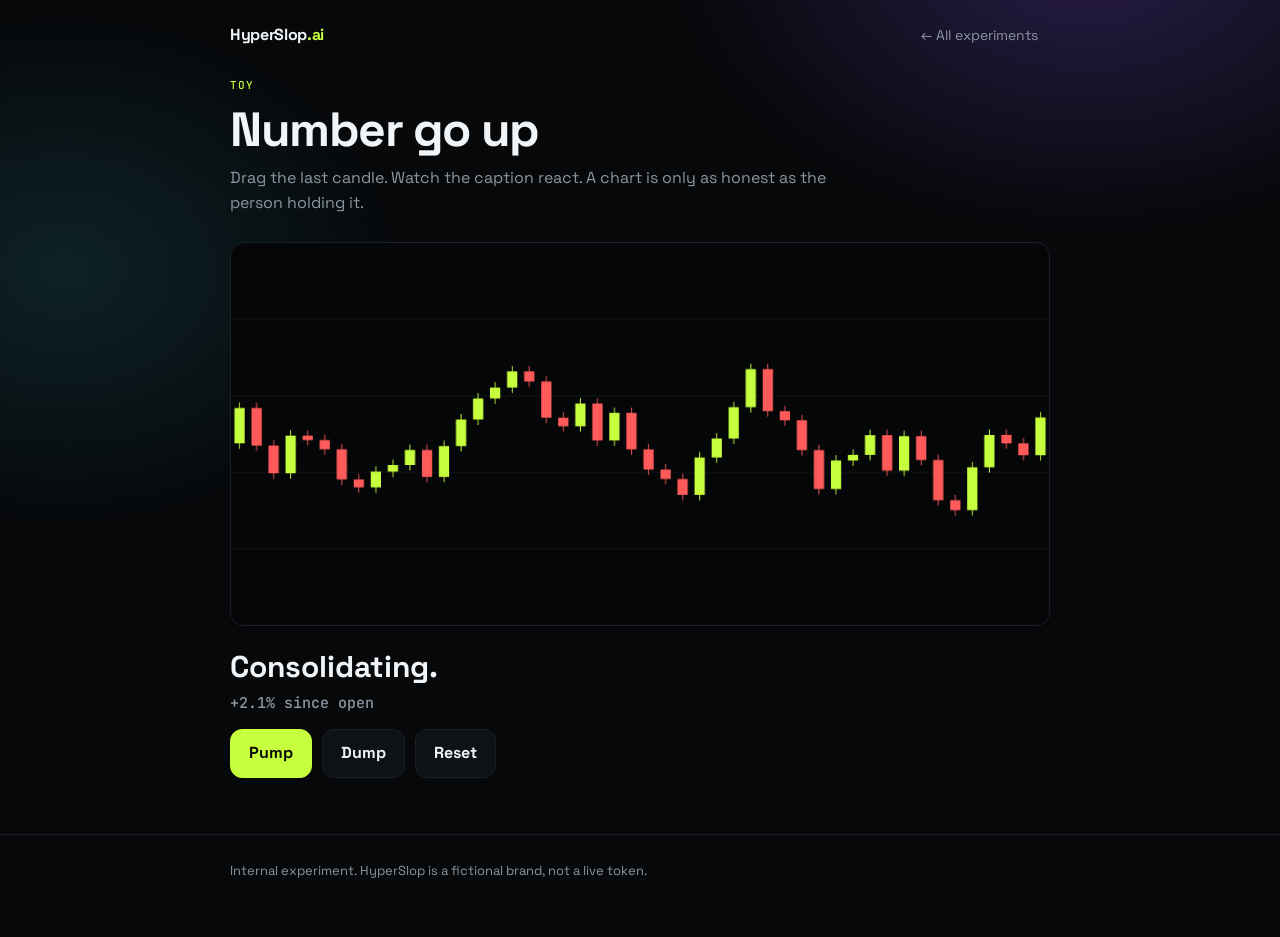
<file: chart.html>
<!doctype html>
<html lang="en"><head><meta charset="utf-8"><meta name="viewport" content="width=device-width,initial-scale=1">
<title>Number go up · HyperSlop</title>
<meta name="description" content="Drag the last candle. Watch the caption react. A chart is only as honest as the person holding it.">
<link rel="stylesheet" href="https://fonts.googleapis.com/css2?family=JetBrains+Mono:wght@400;500&family=Space+Grotesk:wght@500;700&display=swap">
<link rel="stylesheet" href="lab.css">
<style>
canvas{width:100%;height:auto;background:#050607;border:1px solid var(--line);border-radius:14px;touch-action:none;cursor:ns-resize}
#cap{font:700 clamp(20px,4vw,30px)/1.2 "Space Grotesk",system-ui,sans-serif;margin:16px 0 4px;min-height:40px}
#pc{font:500 15px "JetBrains Mono",monospace;color:var(--mut)}
</style></head><body>
<div class="wrap">
<header class="lab"><a class="logo" href="index.html">HyperSlop<span>.ai</span></a><a class="back" href="index.html#lab">← All experiments</a></header>
<span class="tag">Toy</span>
<h1>Number go up</h1>
<p class="sub">Drag the last candle. Watch the caption react. A chart is only as honest as the person holding it.</p>
<canvas id="cv" width="900" height="420"></canvas><div id="cap"></div><div id="pc"></div><div class="row" style="margin-top:16px"><button class="btn pri" id="up" type="button">Pump</button><button class="btn" id="dn" type="button">Dump</button><button class="btn" id="rs" type="button">Reset</button></div>
</div>
<footer class="lab"><div class="wrap">Internal experiment. HyperSlop is a fictional brand, not a live token.</div></footer>
<script src="lab.js"></script>
<script>
var N=48,c,x=$('cv').getContext('2d'),S=[],start=100;
function reset(){var r=rng(Date.now()),v=100;S=[];for(var i=0;i<N;i++){var o=v;v=Math.max(20,v+(r()-.5)*7);S.push([o,v])}start=S[0][0];draw()}
function lo(){return Math.min.apply(null,S.map(function(s){return Math.min(s[0],s[1])}))*.92}
function hi(){return Math.max.apply(null,S.map(function(s){return Math.max(s[0],s[1])}))*1.08}
var CAPS=[[-70,'This is fine.'],[-30,'Healthy correction.'],[-8,'Accumulation zone.'],[8,'Consolidating.'],[40,'Number go up.'],[120,'We are so early.'],[1e9,'Generational.']];
function draw(){var W_=900,H=420,a=lo(),b=hi(),Y=function(v){return H-24-(v-a)/(b-a)*(H-48)};x.clearRect(0,0,W_,H);
 x.strokeStyle='#14181d';x.lineWidth=1;for(var i=1;i<5;i++){x.beginPath();x.moveTo(0,i*H/5);x.lineTo(W_,i*H/5);x.stroke()}
 var w=W_/N;S.forEach(function(s,i){var up=s[1]>=s[0],col=up?'#c6ff3d':'#ff5a5a';x.strokeStyle=col;x.fillStyle=col;var cx=i*w+w/2,top=Y(Math.max(s[0],s[1])),bt=Y(Math.min(s[0],s[1]));x.beginPath();x.moveTo(cx,top-6);x.lineTo(cx,bt+6);x.stroke();x.fillRect(cx-w*.3,top,w*.6,Math.max(2,bt-top))});
 var last=S[S.length-1][1],ch=(last-start)/start*100;$('pc').textContent=(ch>=0?'+':'')+ch.toFixed(1)+'% since open';var t=CAPS.find(function(c){return ch<c[0]})||CAPS[CAPS.length-1];$('cap').textContent=t[1]}
function setLast(py){var H=420,a=lo(),b=hi(),f=py/($('cv').getBoundingClientRect().height)*H;var v=a+(H-24-f)/(H-48)*(b-a);S[S.length-1][1]=Math.max(10,v);draw()}
var drag=false;$('cv').addEventListener('pointerdown',function(e){drag=true;$('cv').setPointerCapture(e.pointerId);setLast(e.clientY-$('cv').getBoundingClientRect().top)});
$('cv').addEventListener('pointermove',function(e){if(drag)setLast(e.clientY-$('cv').getBoundingClientRect().top)});
$('cv').addEventListener('pointerup',function(){drag=false});
function push(dir){var t=0,iv=setInterval(function(){var l=S[S.length-1][1];S.shift();S.push([l,Math.max(10,l*(1+dir*(.05+Math.random()*.06)))]);draw();if(++t>9)clearInterval(iv)},70)}
$('up').onclick=function(){push(1)};$('dn').onclick=function(){push(-1)};$('rs').onclick=reset;reset();</script>
</body></html>
</file>
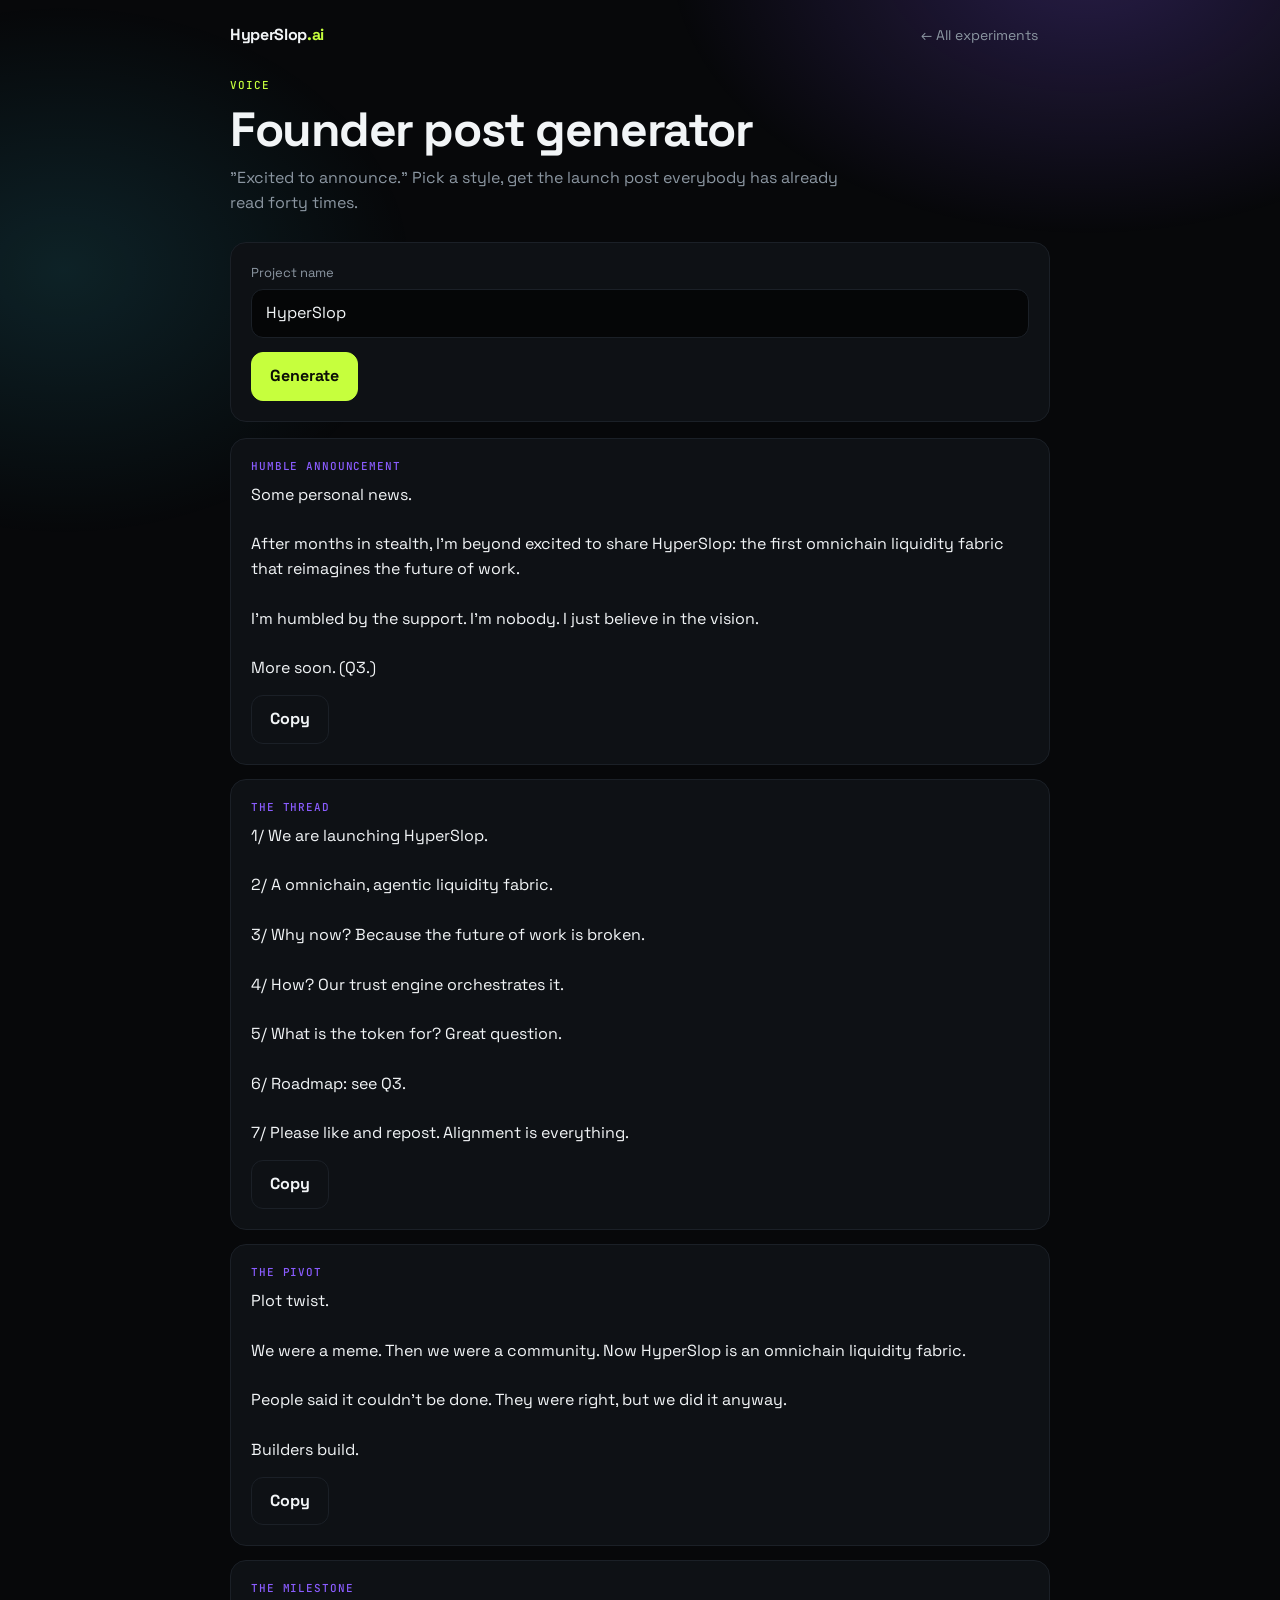
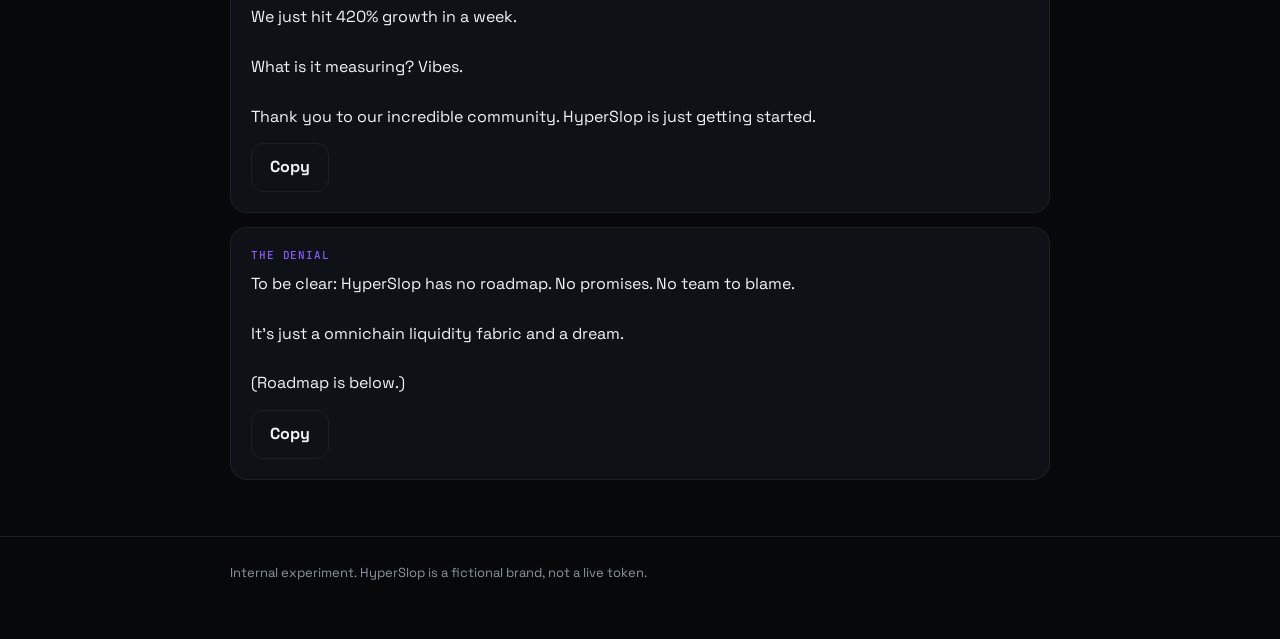
<file: founder.html>
<!doctype html>
<html lang="en"><head><meta charset="utf-8"><meta name="viewport" content="width=device-width,initial-scale=1">
<title>Founder post generator · HyperSlop</title>
<meta name="description" content=""Excited to announce." Pick a style, get the launch post everybody has already read forty times.">
<link rel="stylesheet" href="https://fonts.googleapis.com/css2?family=JetBrains+Mono:wght@400;500&family=Space+Grotesk:wght@500;700&display=swap">
<link rel="stylesheet" href="lab.css">
<style>
.post{white-space:pre-wrap;line-height:1.55;margin:0 0 14px;font-size:16px}
.pc{margin-bottom:14px}.pc .t{font:500 11px "JetBrains Mono",monospace;letter-spacing:.08em;text-transform:uppercase;color:var(--vio);margin-bottom:10px}
</style></head><body>
<div class="wrap">
<header class="lab"><a class="logo" href="index.html">HyperSlop<span>.ai</span></a><a class="back" href="index.html#lab">← All experiments</a></header>
<span class="tag">Voice</span>
<h1>Founder post generator</h1>
<p class="sub">"Excited to announce." Pick a style, get the launch post everybody has already read forty times.</p>
<div class="card" style="margin-bottom:16px"><label for="nm">Project name</label><input id="nm" value="HyperSlop" maxlength="24" autocomplete="off"><div class="row" style="margin-top:14px"><button class="btn pri" id="go" type="button">Generate</button></div></div><div id="res"></div>
</div>
<footer class="lab"><div class="wrap">Internal experiment. HyperSlop is a fictional brand, not a live token.</div></footer>
<script src="lab.js"></script>
<script>
var n=0;
function posts(nm,r){var a=pick(r,W.adj),b=pick(r,W.adj),no=pick(r,W.noun),v=pick(r,W.verb),o=pick(r,W.obj),pct=pick(r,['420','1,337','69','10,000']);
 return [
 ['Humble announcement','Some personal news.\n\nAfter months in stealth, I\'m beyond excited to share '+nm+': the first '+a+' '+no+' that '+v+' '+o+'.\n\nI\'m humbled by the support. I\'m nobody. I just believe in the vision.\n\nMore soon. (Q3.)'],
 ['The thread','1/ We are launching '+nm+'.\n\n2/ A '+a+', '+b+' '+no+'.\n\n3/ Why now? Because '+o+' is broken.\n\n4/ How? Our '+pick(r,W.noun)+' '+pick(r,W.verb)+' it.\n\n5/ What is the token for? Great question.\n\n6/ Roadmap: see Q3.\n\n7/ Please like and repost. Alignment is everything.'],
 ['The pivot','Plot twist.\n\nWe were a meme. Then we were a community. Now '+nm+' is an '+a+' '+no+'.\n\nPeople said it couldn\'t be done. They were right, but we did it anyway.\n\nBuilders build.'],
 ['The milestone','We just hit '+pct+'% growth in a week.\n\nWhat is it measuring? Vibes.\n\nThank you to our incredible community. '+nm+' is just getting started.'],
 ['The denial','To be clear: '+nm+' has no roadmap. No promises. No team to blame.\n\nIt\'s just a '+a+' '+no+' and a dream.\n\n(Roadmap is below.)']]}
function render(){var nm=($('nm').value.trim()||'HyperSlop').slice(0,24),r=rng(nm+n),res=$('res');res.innerHTML='';
 posts(nm,r).forEach(function(p){var c=document.createElement('div');c.className='card pc';c.innerHTML='<div class="t"></div><div class="post"></div>';c.firstChild.textContent=p[0];c.children[1].textContent=p[1];var b=document.createElement('button');b.className='btn';b.textContent='Copy';b.onclick=function(){copy(p[1],b)};c.appendChild(b);res.appendChild(c)})}
$('go').onclick=function(){n++;render()};$('nm').oninput=function(){n=0;render()};render();</script>
</body></html>
</file>
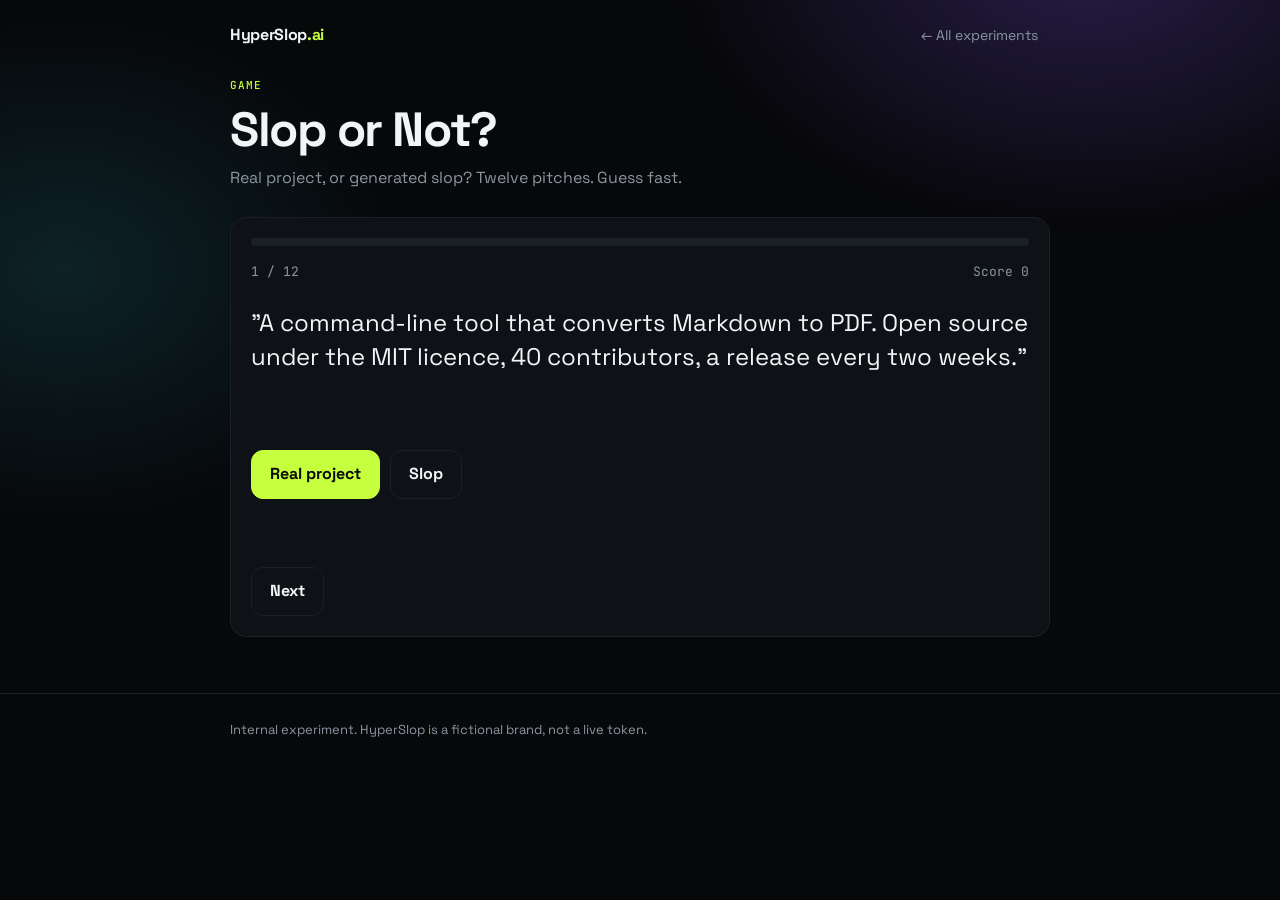
<file: quiz.html>
<!doctype html>
<html lang="en"><head><meta charset="utf-8"><meta name="viewport" content="width=device-width,initial-scale=1">
<title>Slop or Not? · HyperSlop</title>
<meta name="description" content="Real project, or generated slop? Twelve pitches. Guess fast.">
<link rel="stylesheet" href="https://fonts.googleapis.com/css2?family=JetBrains+Mono:wght@400;500&family=Space+Grotesk:wght@500;700&display=swap">
<link rel="stylesheet" href="lab.css">
<style>
.q{font-size:clamp(19px,3.2vw,24px);line-height:1.4;min-height:120px}
.fb{margin-top:14px;min-height:54px;color:var(--mut)}
.fb b.ok{color:var(--acid)}.fb b.no{color:var(--bad)}
.bar{height:8px;border-radius:99px;background:var(--line);overflow:hidden;margin-bottom:16px}.bar i{display:block;height:100%;background:linear-gradient(90deg,var(--acid),var(--cy));width:0;transition:width .3s}
</style></head><body>
<div class="wrap">
<header class="lab"><a class="logo" href="index.html">HyperSlop<span>.ai</span></a><a class="back" href="index.html#lab">← All experiments</a></header>
<span class="tag">Game</span>
<h1>Slop or Not?</h1>
<p class="sub">Real project, or generated slop? Twelve pitches. Guess fast.</p>
<div class="card" id="g"><div class="bar"><i id="pb"></i></div><div class="row mono" style="justify-content:space-between;color:var(--mut);font-size:13px"><span id="cnt">1 / 12</span><span id="sc">Score 0</span></div>
<p class="q" id="q"></p>
<div class="row"><button class="btn pri" id="real" type="button">Real project</button><button class="btn" id="slop" type="button">Slop</button></div>
<div class="fb" id="fb"></div><div class="row"><button class="btn" id="nx" type="button" hidden>Next</button></div></div>
<div class="card" id="end" hidden><h2 style="margin:0 0 6px" id="et"></h2><p class="sub" id="ed" style="margin-bottom:16px"></p><div class="row"><button class="btn pri" id="again" type="button">Play again</button><button class="btn" id="share" type="button">Copy my score</button></div></div>
</div>
<footer class="lab"><div class="wrap">Internal experiment. HyperSlop is a fictional brand, not a live token.</div></footer>
<script src="lab.js"></script>
<script>
var items=[
{t:"A command-line tool that converts Markdown to PDF. Open source under the MIT licence, 40 contributors, a release every two weeks.",slop:false,why:"Specific, checkable, boring. That's what real looks like."},
{t:"The first autonomous, quantum-resistant intelligence mesh that tokenizes attention for the next billion users.",slop:true,why:"Five buzzwords, zero things you could open or use."},
{t:"A small library that retries failed network requests with exponential backoff. 12 KB, tests included, used by a few thousand projects.",slop:false,why:"It does one thing, and it says what the thing is."},
{t:"Our agentic Layer 3 harmonizes omnichain liquidity through a zero-knowledge coordination protocol.",slop:true,why:"No sentence here describes something that happens."},
{t:"A spreadsheet add-on that finds duplicate rows. Free, one page of docs, a changelog going back three years.",slop:false,why:"A changelog is hard to fake."},
{t:"Decentralized AI that is trustless, permissionless and community-owned. Partnerships announced soon.",slop:true,why:"\"Announced soon\" is doing a lot of work."},
{t:"A recipe app for people with a single pan and 20 minutes. Free tier, paid tier, a support email that answers.",slop:false,why:"A boring business model is a good sign."},
{t:"We don't build technology. We build narratives that unlock a flywheel of incentives for human-AI synergy.",slop:true,why:"Honest about the vibes, silent about the product."},
{t:"An open-source tool that checks your config files for typos. Source on GitHub, a README with examples, issues answered within a day.",slop:false,why:"You can read the code before you trust it."},
{t:"Q3: Mesh v1. Q3: Agent Marketplace. Q3: Layer 3. Q3: strategic partnerships.",slop:true,why:"Everything is next quarter. Forever."},
{t:"A tiny weather widget for your phone's home screen. One developer, a public roadmap, an honest 'this is a hobby project' note.",slop:false,why:"Small, named and unglamorous."},
{t:"Powered by AI. Verified by zero-knowledge. Owned by the community. Built by a team in stealth.",slop:true,why:"'Stealth' means 'you can't check'."}];
var order,i,score;
function start(){order=shuffle(items);i=0;score=0;$('g').hidden=false;$('end').hidden=true;show()}
function show(){var it=order[i];$('q').textContent='"'+it.t+'"';$('cnt').textContent=(i+1)+' / '+order.length;$('sc').textContent='Score '+score;$('pb').style.width=(i/order.length*100)+'%';$('fb').textContent='';$('nx').hidden=true;$('real').disabled=false;$('slop').disabled=false}
function ans(s){var it=order[i],ok=(s===it.slop);if(ok)score++;$('real').disabled=true;$('slop').disabled=true;
 $('fb').innerHTML='<b class="'+(ok?'ok':'no')+'">'+(ok?'Correct. ':'Nope. ')+'</b>It was '+(it.slop?'slop. ':'a real kind of project. ')+it.why;$('sc').textContent='Score '+score;$('nx').hidden=false;$('nx').textContent=i===order.length-1?'See result':'Next'}
$('real').onclick=function(){ans(false)};$('slop').onclick=function(){ans(true)};
$('nx').onclick=function(){i++;if(i>=order.length)finish();else show()};
function finish(){$('g').hidden=true;$('end').hidden=false;var p=score/order.length,t=p>=.9?'Slop detector':p>=.65?'Sharp eyes':p>=.4?'Mildly slopped':'Fully slopped';
 $('et').textContent=score+' / '+order.length+' — '+t;$('ed').textContent=p>=.9?'You could spot a rug from the lobby.':p>=.65?'Not many pitches get past you.':p>=.4?'A few got through. It happens to everyone.':'You would have bought the Layer 3. No shame.'}
$('again').onclick=start;
$('share').onclick=function(){copy('I scored '+score+'/'+order.length+' on Slop or Not. Can you beat it?',this)};
start();</script>
</body></html>
</file>
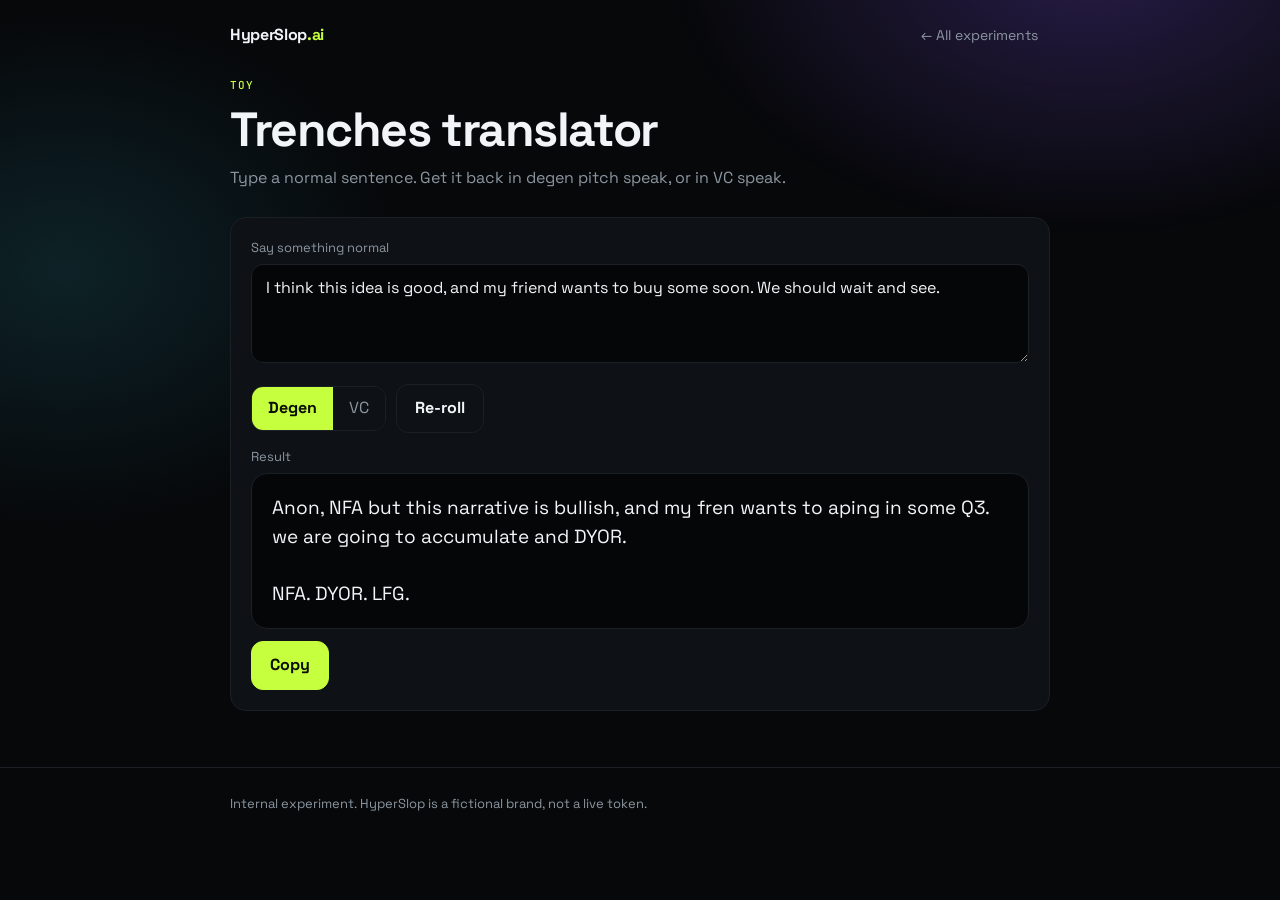
<file: translate.html>
<!doctype html>
<html lang="en"><head><meta charset="utf-8"><meta name="viewport" content="width=device-width,initial-scale=1">
<title>Trenches translator · HyperSlop</title>
<meta name="description" content="Type a normal sentence. Get it back in degen pitch speak, or in VC speak.">
<link rel="stylesheet" href="https://fonts.googleapis.com/css2?family=JetBrains+Mono:wght@400;500&family=Space+Grotesk:wght@500;700&display=swap">
<link rel="stylesheet" href="lab.css">
<style>
.out{min-height:110px;font-size:19px;line-height:1.5;white-space:pre-wrap}
.seg{display:inline-flex;border:1px solid var(--line);border-radius:12px;overflow:hidden}.seg button{font:inherit;color:var(--mut);background:var(--panel);border:0;padding:9px 16px;cursor:pointer}.seg button.on{background:var(--acid);color:#0b0d06;font-weight:700}
</style></head><body>
<div class="wrap">
<header class="lab"><a class="logo" href="index.html">HyperSlop<span>.ai</span></a><a class="back" href="index.html#lab">← All experiments</a></header>
<span class="tag">Toy</span>
<h1>Trenches translator</h1>
<p class="sub">Type a normal sentence. Get it back in degen pitch speak, or in VC speak.</p>
<div class="card"><label for="in">Say something normal</label><textarea id="in" rows="3">I think this idea is good, and my friend wants to buy some soon. We should wait and see.</textarea>
<div class="row" style="margin:14px 0"><div class="seg" id="seg"><button class="on" data-m="degen" type="button">Degen</button><button data-m="vc" type="button">VC</button></div><button class="btn" id="re" type="button">Re-roll</button></div>
<label>Result</label><div class="card out" id="out" style="background:#050607"></div><div class="row" style="margin-top:12px"><button class="btn pri" id="cp" type="button">Copy</button></div></div>
</div>
<footer class="lab"><div class="wrap">Internal experiment. HyperSlop is a fictional brand, not a live token.</div></footer>
<script src="lab.js"></script>
<script>
var D={degen:{rules:[[/\bbuy(ing)?\b/gi,'aping in'],[/\bsell(ing)?\b/gi,'taking profits (cope)'],[/\bmoney\b/gi,'liquidity'],[/\bidea\b/gi,'narrative'],[/\bfriends?\b/gi,'fren'],[/\bgood\b/gi,'bullish'],[/\bbad\b/gi,'bearish'],[/\bvery\b/gi,'hyper'],[/\bapp\b/gi,'protocol'],[/\bwebsite\b/gi,'dApp'],[/\bwait\b/gi,'accumulate'],[/\bcompany\b/gi,'DAO'],[/\bteam\b/gi,'anon core contributors'],[/\bsoon\b/gi,'Q3'],[/\bwe should\b/gi,'we are going to'],[/\bI think\b/gi,'NFA but'],[/\blost\b/gi,'got rugged on'],[/\bsee\b/gi,'DYOR'],[/\bprice\b/gi,'chart'],[/\bwill go up\b/gi,'is going to send']],pre:['GM.','Ser,','Anon,','Gm degens.'],post:['NFA. DYOR. LFG.','wagmi.','Number go up.','Lfg.','In the trenches we trust.']},
vc:{rules:[[/\bbuy(ing)?\b/gi,'deploying capital into'],[/\bsell(ing)?\b/gi,'realizing a liquidity event on'],[/\bmoney\b/gi,'dry powder'],[/\bidea\b/gi,'thesis'],[/\bfriends?\b/gi,'network'],[/\bgood\b/gi,'asymmetric'],[/\bbad\b/gi,'a headwind'],[/\bvery\b/gi,'meaningfully'],[/\bapp\b/gi,'platform'],[/\bwebsite\b/gi,'front door'],[/\bwait\b/gi,'monitor the market for'],[/\bcompany\b/gi,'portfolio company'],[/\bteam\b/gi,'founding team'],[/\bsoon\b/gi,'in the near-to-medium term'],[/\bwe should\b/gi,'we are well positioned to'],[/\bI think\b/gi,'Our conviction is that'],[/\bsee\b/gi,'gather more signal']],pre:['Excited to share:','Quick thought.','Reflecting on the cycle:'],post:['Not investment advice. Alignment is everything.','Building in public.','More to come.']}};
var mode='degen',roll=0;
function tr(){var s=$('in').value,r=rng(s+mode+roll),cfg=D[mode];
 cfg.rules.forEach(function(p){s=s.replace(p[0],p[1])});
 $('out').textContent=pick(r,cfg.pre)+' '+s+'\n\n'+pick(r,cfg.post)}
document.querySelectorAll('#seg button').forEach(function(b){b.onclick=function(){mode=b.dataset.m;document.querySelectorAll('#seg button').forEach(function(x){x.className=x===b?'on':''});roll=0;tr()}});
$('in').oninput=function(){roll=0;tr()};$('re').onclick=function(){roll++;tr()};$('cp').onclick=function(){copy($('out').textContent,this)};tr();</script>
</body></html>
</file>
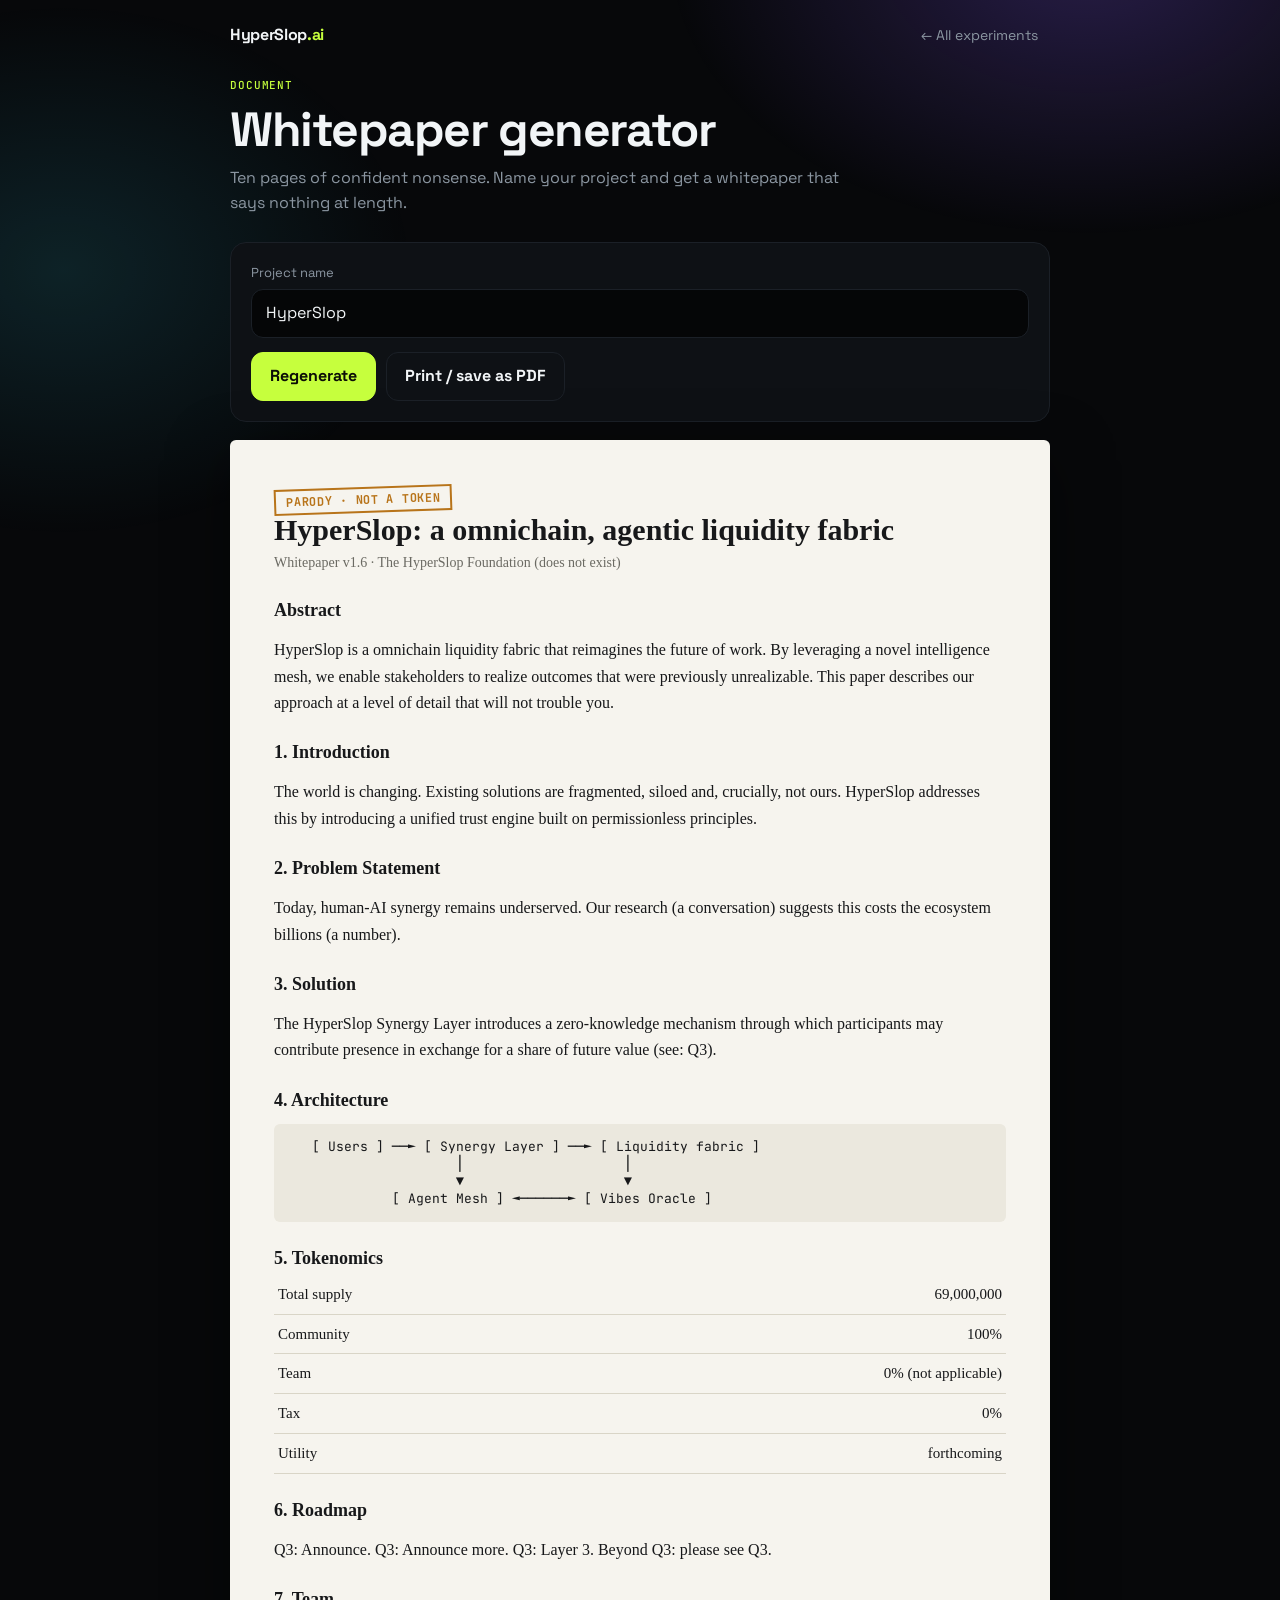
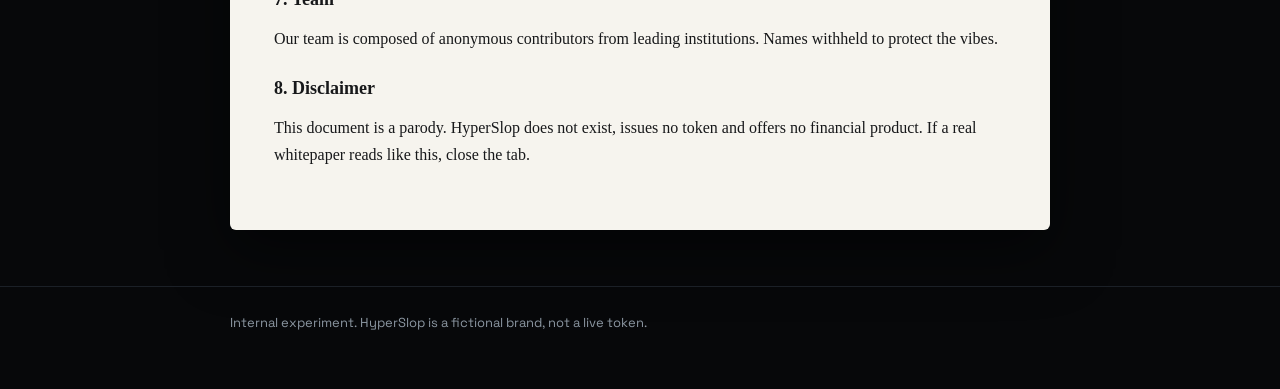
<file: whitepaper.html>
<!doctype html>
<html lang="en"><head><meta charset="utf-8"><meta name="viewport" content="width=device-width,initial-scale=1">
<title>Whitepaper generator · HyperSlop</title>
<meta name="description" content="Ten pages of confident nonsense. Name your project and get a whitepaper that says nothing at length.">
<link rel="stylesheet" href="https://fonts.googleapis.com/css2?family=JetBrains+Mono:wght@400;500&family=Space+Grotesk:wght@500;700&display=swap">
<link rel="stylesheet" href="lab.css">
<style>
.paper{background:#f6f4ee;color:#17181a;border-radius:6px;padding:46px 44px;font:16px/1.65 Georgia,"Times New Roman",serif;box-shadow:0 20px 60px rgba(0,0,0,.5)}
.paper h2{font:700 30px/1.15 Georgia,serif;margin:0 0 4px}.paper h3{font:700 18px Georgia,serif;margin:26px 0 6px}.paper .by{color:#6b6a63;font-size:14px;margin-bottom:18px}
.paper pre{background:#ebe8de;padding:14px;border-radius:6px;overflow-x:auto;font:13px/1.35 "JetBrains Mono",monospace}
.paper table{border-collapse:collapse;width:100%;font-size:15px}.paper td{border-bottom:1px solid #d9d5c7;padding:7px 4px}.paper td:last-child{text-align:right}
.paper .stamp{display:inline-block;border:2px solid #b8741a;color:#b8741a;padding:3px 10px;font:700 12px "JetBrains Mono",monospace;letter-spacing:.06em;transform:rotate(-2deg)}
@media(max-width:560px){.paper{padding:26px 20px}}
@media print{body::before{display:none}header.lab,.row,.sub,footer.lab,h1,.tag{display:none}.paper{box-shadow:none}}
</style></head><body>
<div class="wrap">
<header class="lab"><a class="logo" href="index.html">HyperSlop<span>.ai</span></a><a class="back" href="index.html#lab">← All experiments</a></header>
<span class="tag">Document</span>
<h1>Whitepaper generator</h1>
<p class="sub">Ten pages of confident nonsense. Name your project and get a whitepaper that says nothing at length.</p>
<div class="card" style="margin-bottom:18px"><label for="nm">Project name</label><input id="nm" value="HyperSlop" maxlength="24" autocomplete="off"><div class="row" style="margin-top:14px"><button class="btn pri" id="go" type="button">Regenerate</button><button class="btn" id="pr" type="button">Print / save as PDF</button></div></div>
<article class="paper" id="paper"></article>
</div>
<footer class="lab"><div class="wrap">Internal experiment. HyperSlop is a fictional brand, not a live token.</div></footer>
<script src="lab.js"></script>
<script>
var n=0;
function cap(s){return s.charAt(0).toUpperCase()+s.slice(1)}
function wp(){var nm=($('nm').value.trim()||'HyperSlop').slice(0,24),r=rng(nm+n);
 var a=pick(r,W.adj),b=pick(r,W.adj),no=pick(r,W.noun),v=pick(r,W.verb),o=pick(r,W.obj);
 var sec=function(t,p){return '<h3>'+t+'</h3><p>'+p+'</p>'};
 var h='<span class="stamp">PARODY · NOT A TOKEN</span><h2>'+nm+': a '+a+', '+b+' '+no+'</h2><div class="by">Whitepaper v'+(1+Math.floor(r()*3))+'.'+Math.floor(r()*9)+' · The '+nm+' Foundation (does not exist)</div>';
 h+=sec('Abstract',nm+' is a '+a+' '+no+' that '+v+' '+o+'. By leveraging a novel '+pick(r,W.noun)+', we enable stakeholders to realize outcomes that were previously unrealizable. This paper describes our approach at a level of detail that will not trouble you.');
 h+=sec('1. Introduction','The world is changing. Existing solutions are fragmented, siloed and, crucially, not ours. '+nm+' addresses this by introducing a unified '+pick(r,W.noun)+' built on '+pick(r,W.adj)+' principles.');
 h+=sec('2. Problem Statement','Today, '+pick(r,W.obj)+' remains '+pick(r,['underserved','misaligned','trapped in legacy paradigms','locked behind gatekeepers'])+'. Our research (a conversation) suggests this costs the ecosystem billions (a number).');
 h+=sec('3. Solution','The '+nm+' Synergy Layer introduces a '+pick(r,W.adj)+' mechanism through which participants may '+pick(r,['stake attention','delegate vibes','bond sentiment','contribute presence'])+' in exchange for a share of future value (see: Q3).');
 h+='<h3>4. Architecture</h3><pre>   [ Users ] ──► [ Synergy Layer ] ──► [ '+cap(no)+' ]\n                     │                    │\n                     ▼                    ▼\n             [ Agent Mesh ] ◄──────► [ Vibes Oracle ]</pre>';
 h+='<h3>5. Tokenomics</h3><table><tr><td>Total supply</td><td>'+pick(r,['1,000,000,000','8,888,888,888','69,000,000'])+'</td></tr><tr><td>Community</td><td>100%</td></tr><tr><td>Team</td><td>0% (not applicable)</td></tr><tr><td>Tax</td><td>0%</td></tr><tr><td>Utility</td><td>'+pick(r,['Q3','forthcoming','conceptual'])+'</td></tr></table>';
 h+=sec('6. Roadmap','Q3: Announce. Q3: Announce more. Q3: '+pick(r,['Layer 3','the marketplace','the mesh','a partnership'])+'. Beyond Q3: please see Q3.');
 h+=sec('7. Team','Our team is composed of '+pick(r,['seasoned','passionate','battle-tested','anonymous'])+' contributors from '+pick(r,['leading institutions','the trenches','stealth','a group chat'])+'. Names withheld to protect the vibes.');
 h+=sec('8. Disclaimer','This document is a parody. '+nm+' does not exist, issues no token and offers no financial product. If a real whitepaper reads like this, close the tab.');
 $('paper').innerHTML=h}
$('go').onclick=function(){n++;wp()};$('nm').oninput=function(){n=0;wp()};$('pr').onclick=function(){window.print()};wp();</script>
</body></html>
</file>
<file: lab.css>
:root{--bg:#07080a;--panel:#0e1115;--line:#1b2027;--fg:#f2f5f7;--mut:#8b96a1;--acid:#c6ff3d;--vio:#8a5cff;--cy:#3de0ff;--warn:#ffb454;--bad:#ff5a5a}
*{box-sizing:border-box}
body{margin:0;background:var(--bg);color:var(--fg);font:16px/1.55 "Space Grotesk",system-ui,sans-serif;overflow-x:hidden;min-height:100vh}
body::before{content:"";position:fixed;inset:0;z-index:-1;background:radial-gradient(600px 400px at 85% -5%,rgba(138,92,255,.25),transparent 70%),radial-gradient(500px 380px at 5% 30%,rgba(61,224,255,.12),transparent 70%)}
a{color:inherit}
.wrap{max-width:860px;margin:0 auto;padding:0 20px}
.mono{font-family:"JetBrains Mono",ui-monospace,monospace}
header.lab{display:flex;align-items:center;gap:14px;padding:18px 0;flex-wrap:wrap}
header.lab a.logo{font-weight:700;letter-spacing:-.02em;text-decoration:none}
header.lab a.logo span{color:var(--acid)}
header.lab a.back{margin-left:auto;color:var(--mut);text-decoration:none;font-size:14px;padding:7px 12px;border-radius:99px}
header.lab a.back:hover{color:var(--fg);background:var(--panel)}
.tag{font:500 11px "JetBrains Mono",monospace;letter-spacing:.08em;text-transform:uppercase;color:var(--acid)}
h1{font-size:clamp(30px,5.5vw,48px);line-height:1.08;letter-spacing:-.03em;margin:8px 0 10px;text-wrap:balance}
.sub{color:var(--mut);margin:0 0 26px;max-width:620px}
.card{background:var(--panel);border:1px solid var(--line);border-radius:16px;padding:20px}
.btn{font:inherit;font-weight:700;border:1px solid var(--line);background:var(--panel);color:var(--fg);padding:11px 18px;border-radius:12px;cursor:pointer;text-decoration:none;display:inline-block}
.btn.pri{background:var(--acid);color:#0b0d06;border-color:var(--acid)}
.btn:hover{filter:brightness(1.12)}
.btn:disabled{opacity:.45;cursor:default}
.row{display:flex;gap:10px;flex-wrap:wrap;align-items:center}
input,textarea{font:inherit;color:var(--fg);background:#050607;border:1px solid var(--line);border-radius:12px;padding:11px 14px;width:100%}
input:focus,textarea:focus{outline:2px solid var(--vio);outline-offset:1px}
label{display:block;font-size:13px;color:var(--mut);margin:0 0 6px}
footer.lab{border-top:1px solid var(--line);margin-top:56px;padding:26px 0 56px;color:var(--mut);font-size:13px}
footer.lab b{color:var(--warn);font-weight:500}
@media(prefers-reduced-motion:reduce){*{animation:none!important;transition:none!important}}
</file>
